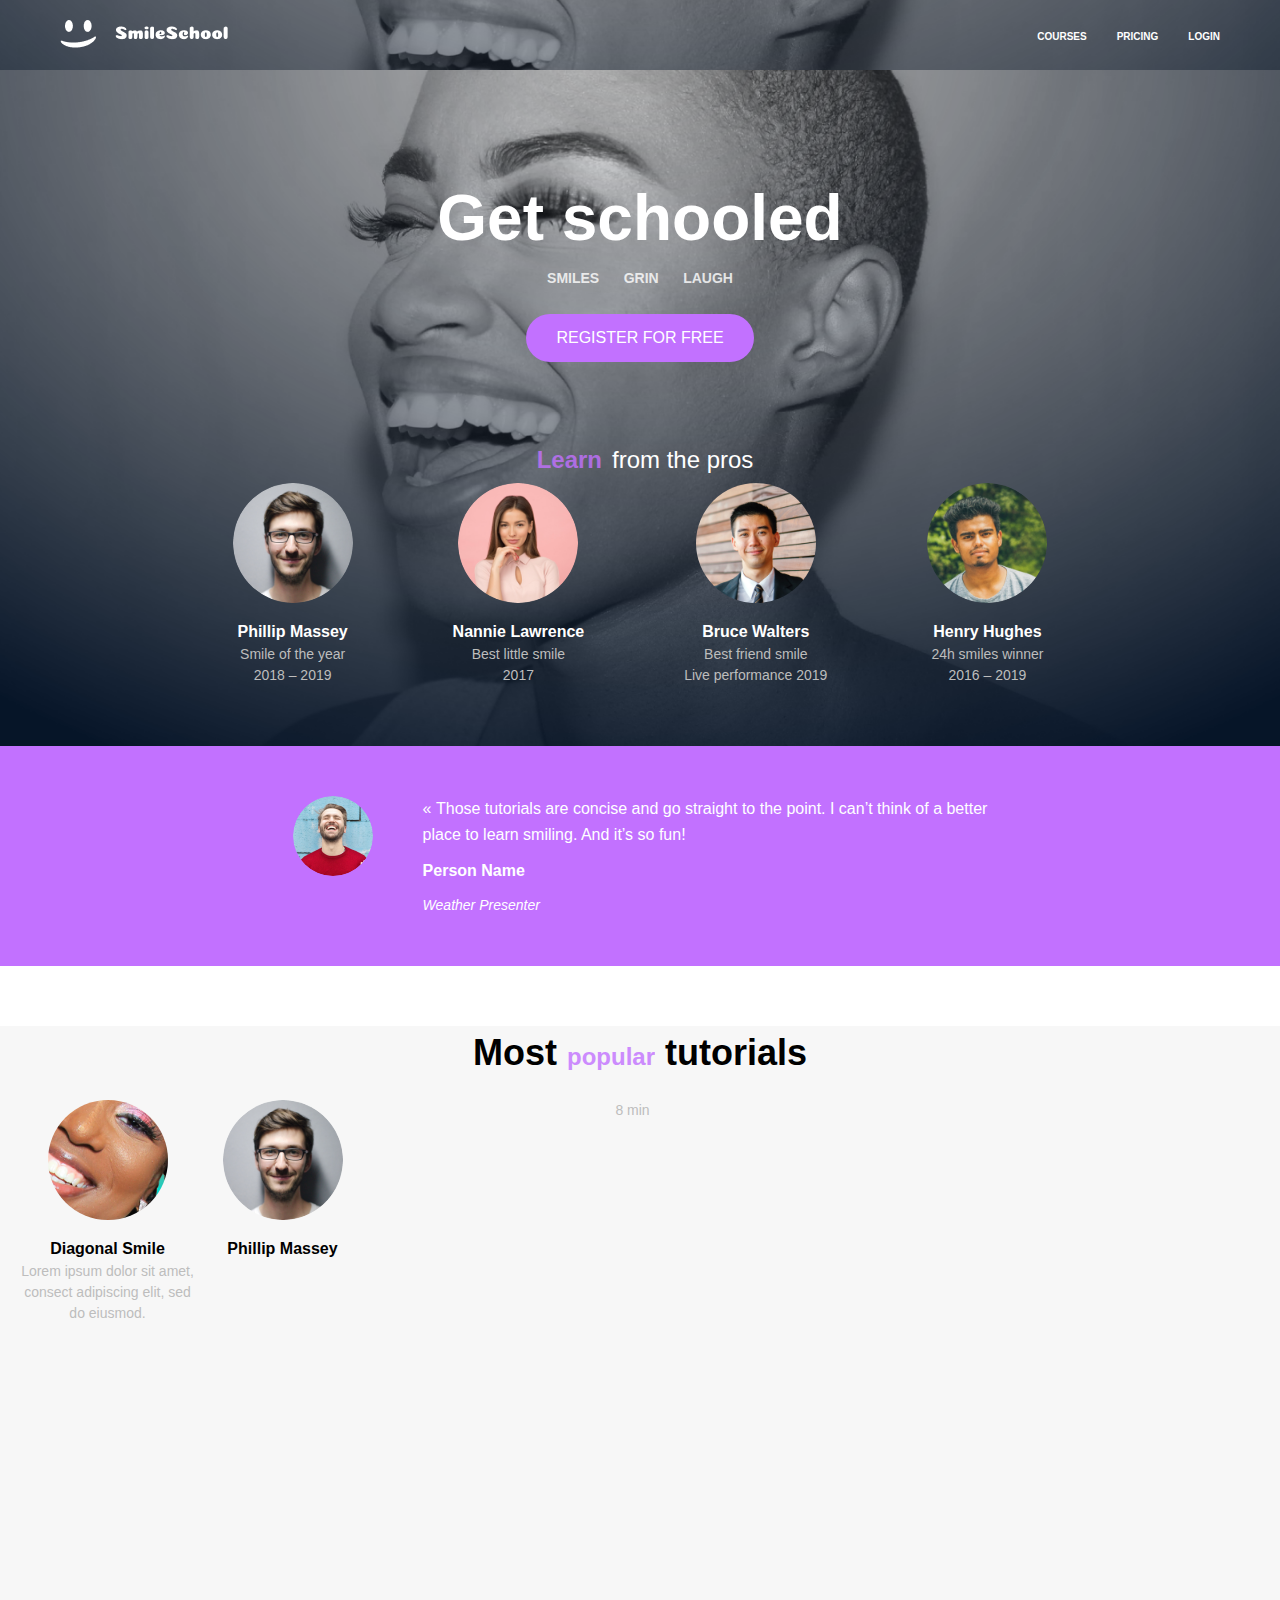
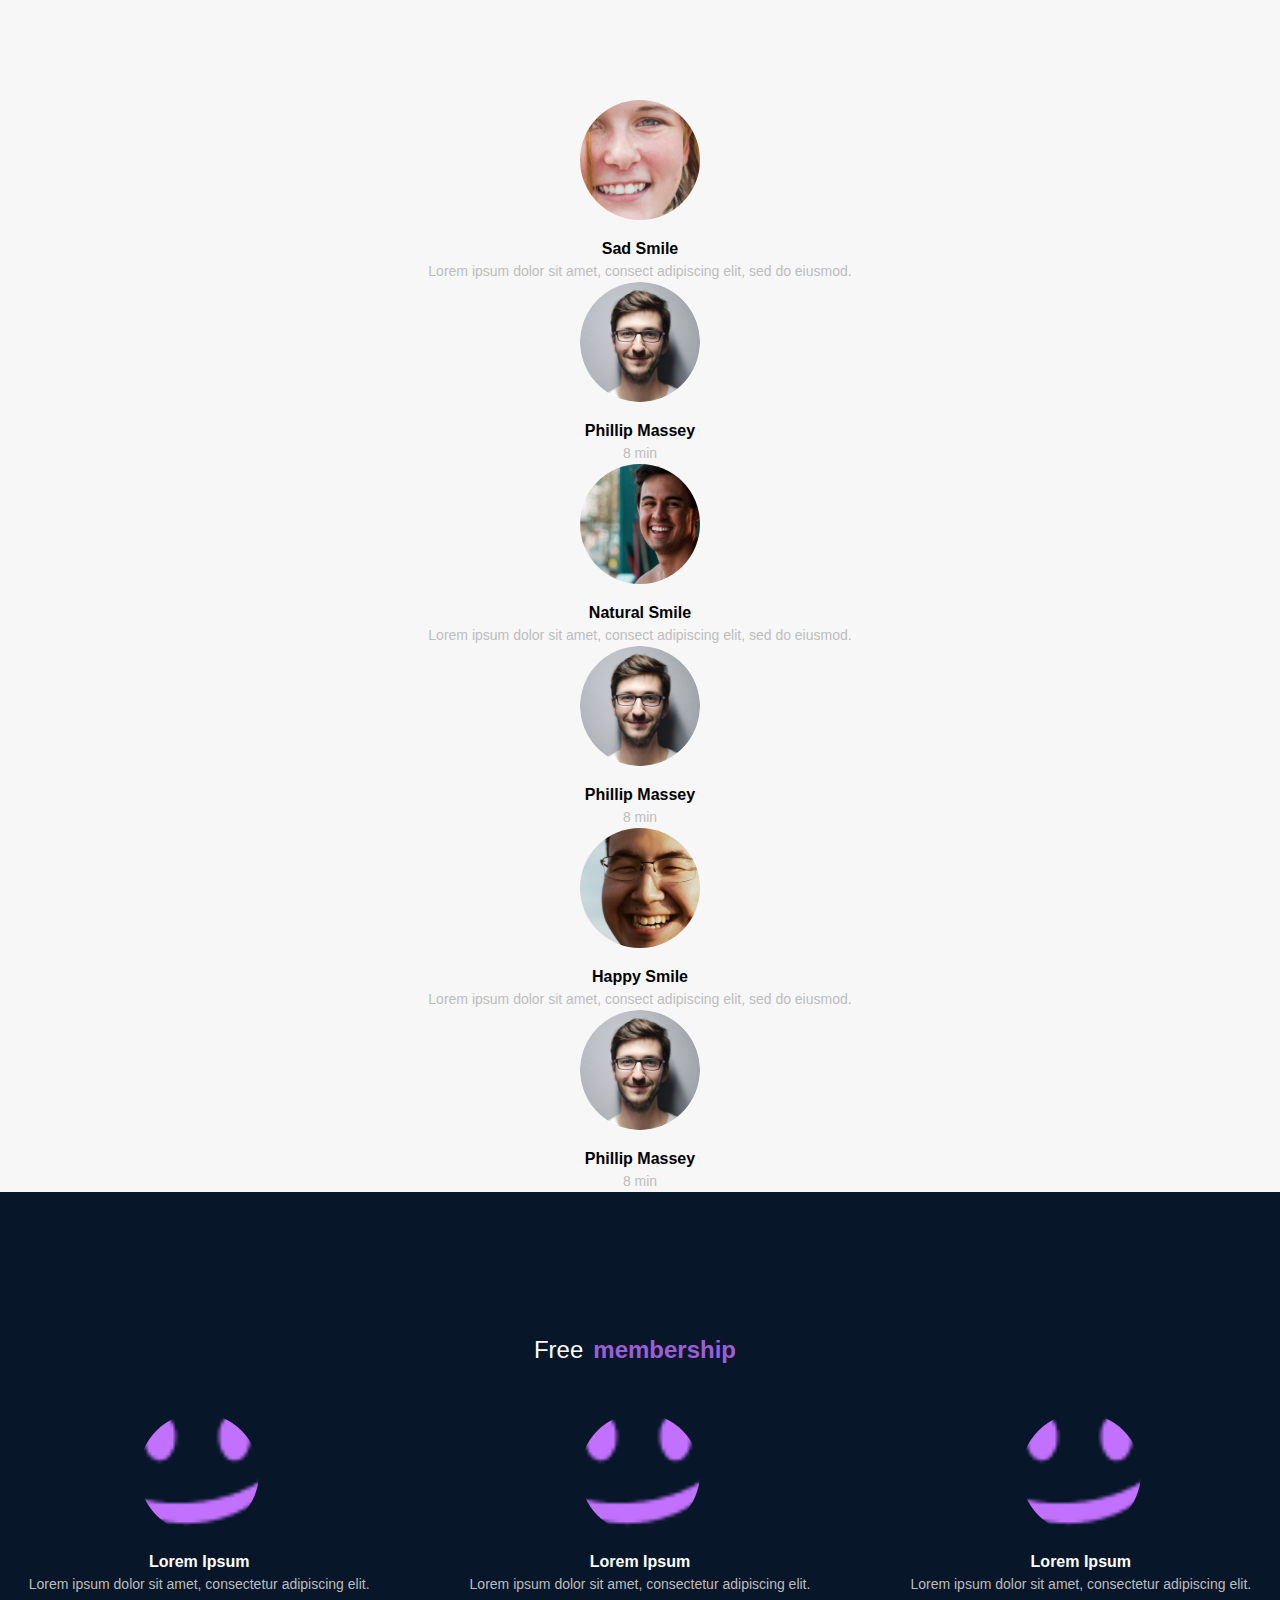
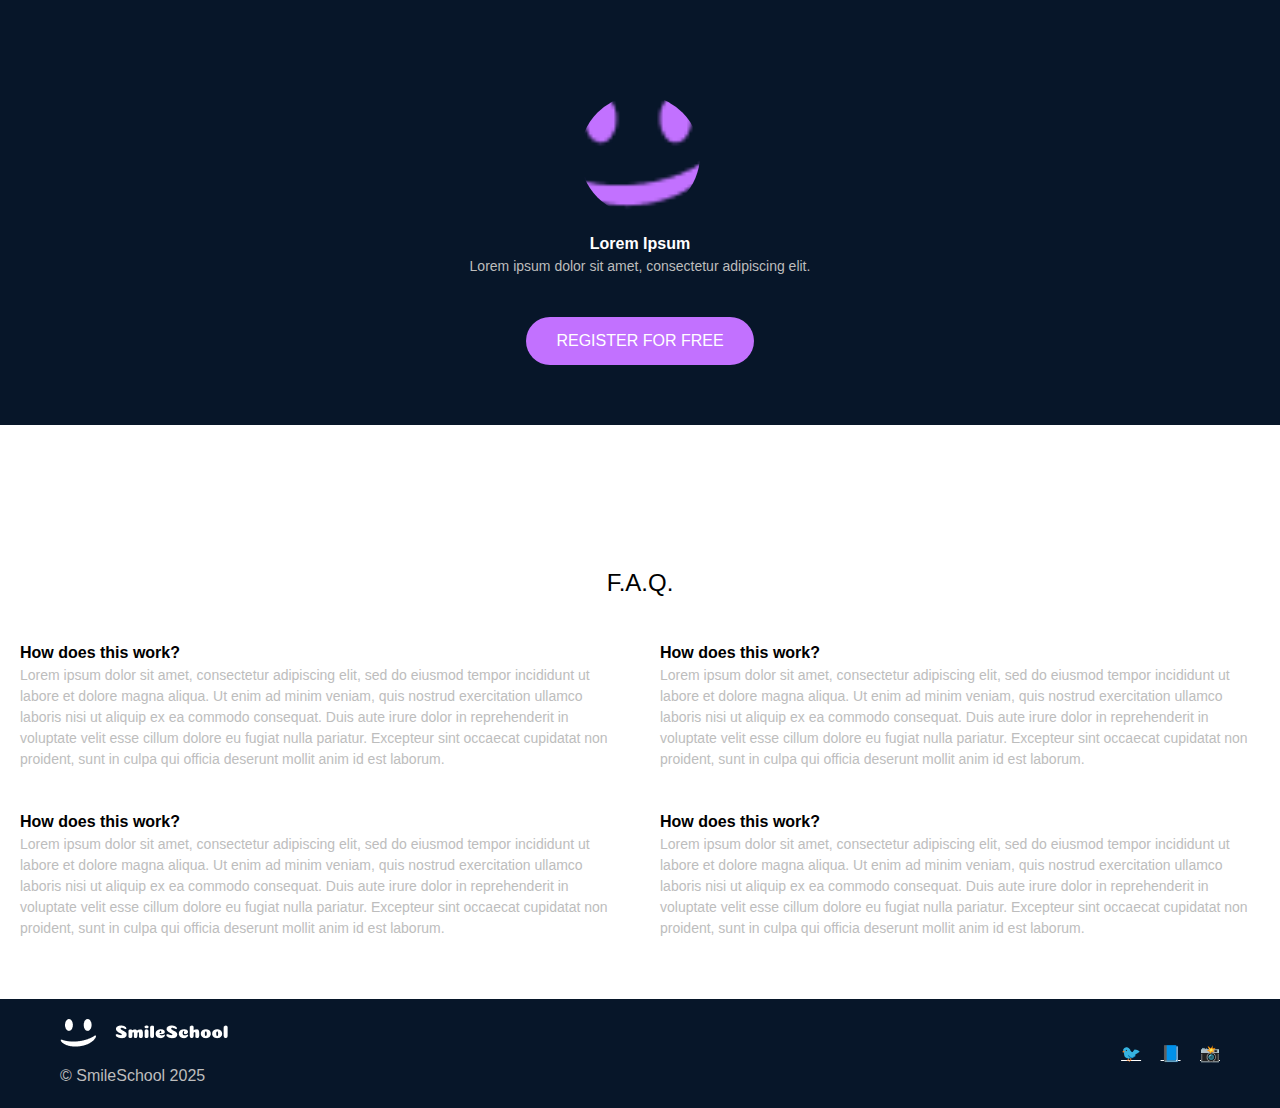
<file: css_advanced/index.html>
<!DOCTYPE html>
<html lang="en">
<head>
  <meta charset="UTF-8">
  <meta name="viewport" content="width=device-width, initial-scale=1">
  <title>SmileSchool</title>
  <link rel="stylesheet" href="styles.css">
</head>
<body>

  <!-- HEADER -->
  <header>
    <nav>
      <img src="CSS Advanced/logo.png" alt="SmileSchool Logo">
      <ul>
        <li><a href="#">Courses</a></li>
        <li><a href="#">Pricing</a></li>
        <li><a href="#">Login</a></li>
      </ul>
    </nav>
  </header>

  <main>

    <!-- HERO + PROFILES -->
    <section>
      <h1>Get schooled</h1>
      <span>SMILES</span>
      <span>GRIN</span>
      <span>LAUGH</span>
      <br>
      <button>REGISTER FOR FREE</button>

      <h2><span>Learn</span>from the pros</h2>
      <div class="instructor-cards">
        <div>
          <img src="CSS Advanced/1.png" alt="Phillip Massey">
          <h3>Phillip Massey</h3>
          <p>Smile of the year<br>2018 – 2019</p>
        </div>
        <div>
          <img src="CSS Advanced/3.png" alt="Nannie Lawrence">
          <h3>Nannie Lawrence</h3>
          <p>Best little smile<br>2017</p>
        </div>
        <div>
          <img src="CSS Advanced/2.png" alt="Bruce Walters">
          <h3>Bruce Walters</h3>
          <p>Best friend smile<br>Live performance 2019</p>
        </div>
        <div>
          <img src="CSS Advanced/4.png" alt="Henry Hughes">
          <h3>Henry Hughes</h3>
          <p>24h smiles winner<br>2016 – 2019</p>
        </div>
      </div>
    </section>

    <!-- TESTIMONIAL -->
    <section class="testimonial">
      <div class="testimonial-img">
        <img src="CSS Advanced/5.png" alt="Presenter" style="border-radius:50%; width:80px; height:80px; object-fit:cover; margin-bottom:10px;">
        </div>
        <div class="testimonial-container">
          « Those tutorials are concise and go straight to the point. I can’t think of a better<br/> place to learn smiling. And it’s so fun!
        <h3>Person Name</h3>
          <p>Weather Presenter</p>
        </div>
      
    </section>

    <!-- POPULAR TUTORIALS -->
    <section class="tutorials">
      <h2 style="text-align:center; color:#000; margin:60px 0 20px;">Most<span style="color:#c271ff; font-weight:700;">popular</span>tutorials</h2>
        <div class="tutorial-cards">
        <!-- repeat 4 cards -->
        <div style="position:relative; display: inline-block;">
          <img src="CSS Advanced/9.png" alt="">
          <h3>Diagonal Smile</h3>
          <p>Lorem ipsum dolor sit amet, consect adipiscing elit, sed do eiusmod.</p>
        </div>
        <div>
                    <img src="CSS Advanced/1.png" alt="">
                    <h4>Phillip Massey</h4>
                </div>
                <div>
                    <div><i class="fa-solid fa-star"></i></div>
                    <div><i class="fa-solid fa-star"></i></div>
                    <div><i class="fa-solid fa-star"></i></div>
                    <div><i class="fa-solid fa-star"></i></div>
                    <div><i class="fa-solid fa-star"></i></div>
                </div>
                <p>8 min</p>
            </div>
        <div>
          <img src="CSS Advanced/7.png" alt="">
          <h3>Sad Smile</h3>
          <p>Lorem ipsum dolor sit amet, consect adipiscing elit, sed do eiusmod.</p>
        </div>
        <div>
                    <img src="CSS Advanced/1.png" alt="">
                    <h4>Phillip Massey</h4>
                </div>
                <div>
                    <div><i class="fa-solid fa-star"></i></div>
                    <div><i class="fa-solid fa-star"></i></div>
                    <div><i class="fa-solid fa-star"></i></div>
                    <div><i class="fa-solid fa-star"></i></div>
                    <div><i class="fa-solid fa-star"></i></div>
                </div>
                <p>8 min</p>
            </div>
        <div>
          <img src="CSS Advanced/8.png" alt="">
          <h3>Natural Smile</h3>
          <p>Lorem ipsum dolor sit amet, consect adipiscing elit, sed do eiusmod.</p>
        </div>
        <div>
                    <img src="CSS Advanced/1.png" alt="">
                    <h4>Phillip Massey</h4>
                </div>
                <div>
                    <div><i class="fa-solid fa-star"></i></div>
                    <div><i class="fa-solid fa-star"></i></div>
                    <div><i class="fa-solid fa-star"></i></div>
                    <div><i class="fa-solid fa-star"></i></div>
                    <div><i class="fa-solid fa-star"></i></div>
                </div>
                <p>8 min</p>
            </div>
        <div>
          <img src="CSS Advanced/6.png" alt="">
          <h3>Happy Smile</h3>
          <p>Lorem ipsum dolor sit amet, consect adipiscing elit, sed do eiusmod.</p>
        </div>
         <div>
                    <img src="CSS Advanced/1.png" alt="">
                    <h4>Phillip Massey</h4>
                </div>
                <div>
                    <div><i class="fa-solid fa-star"></i></div>
                    <div><i class="fa-solid fa-star"></i></div>
                    <div><i class="fa-solid fa-star"></i></div>
                    <div><i class="fa-solid fa-star"></i></div>
                    <div><i class="fa-solid fa-star"></i></div>
                </div>
                <p>8 min</p>
            </div>
      </div>
    </section>

    <!-- FREE MEMBERSHIP -->
    <section style="background:#071629; padding:60px 20px; text-align:center;">
      <h2 style="color:#fff; margin-bottom:40px;">Free<span style="color:#c271ff;">membership</span></h2>
      <div class="instructor-cards">
        <div>
            <img src="CSS Advanced/smile.png" alt="">
          <h3>Lorem Ipsum</h3>
          <p style="color:#bdbdbd;">Lorem ipsum dolor sit amet, consectetur adipiscing elit.</p>
        </div>
        <div>
            <img src="CSS Advanced/smile.png" alt="">
          <h3>Lorem Ipsum</h3>
          <p style="color:#bdbdbd;">Lorem ipsum dolor sit amet, consectetur adipiscing elit.</p>
        </div>
        <div>
            <img src="CSS Advanced/smile.png" alt="">
          <h3>Lorem Ipsum</h3>
          <p style="color:#bdbdbd;">Lorem ipsum dolor sit amet, consectetur adipiscing elit.</p>
        </div>
        <div>
            <img src="CSS Advanced/smile.png" alt="">
          <h3>Lorem Ipsum</h3>
          <p style="color:#bdbdbd;">Lorem ipsum dolor sit amet, consectetur adipiscing elit.</p>
        </div>
      </div>
      <button style="margin-top:40px;">REGISTER FOR FREE</button>
    </section>

    <!-- FAQ -->
    <section style="padding:60px 20px; color:#000;">
      <h2 style="text-align:center; margin-bottom:40px;">F.A.Q.</h2>
      <div style="display: grid; grid-template-columns:1fr 1fr; gap:40px;">
        <div>
          <h3>How does this work?</h3>
          <p>Lorem ipsum dolor sit amet, consectetur adipiscing elit, sed do eiusmod tempor incididunt ut labore et dolore magna aliqua. Ut enim ad minim veniam, quis nostrud exercitation ullamco laboris nisi ut aliquip ex ea commodo consequat. Duis aute irure dolor in reprehenderit in voluptate velit esse cillum dolore eu fugiat nulla pariatur. Excepteur sint occaecat cupidatat non proident, sunt in culpa qui officia deserunt mollit anim id est laborum.</p>
        </div>
        <div>
          <h3>How does this work?</h3>
          <p>Lorem ipsum dolor sit amet, consectetur adipiscing elit, sed do eiusmod tempor incididunt ut labore et dolore magna aliqua. Ut enim ad minim veniam, quis nostrud exercitation ullamco laboris nisi ut aliquip ex ea commodo consequat. Duis aute irure dolor in reprehenderit in voluptate velit esse cillum dolore eu fugiat nulla pariatur. Excepteur sint occaecat cupidatat non proident, sunt in culpa qui officia deserunt mollit anim id est laborum.</p>
        </div>
        <div>
          <h3>How does this work?</h3>
          <p>Lorem ipsum dolor sit amet, consectetur adipiscing elit, sed do eiusmod tempor incididunt ut labore et dolore magna aliqua. Ut enim ad minim veniam, quis nostrud exercitation ullamco laboris nisi ut aliquip ex ea commodo consequat. Duis aute irure dolor in reprehenderit in voluptate velit esse cillum dolore eu fugiat nulla pariatur. Excepteur sint occaecat cupidatat non proident, sunt in culpa qui officia deserunt mollit anim id est laborum.</p>
        </div>
        <div>
          <h3>How does this work?</h3>
          <p>Lorem ipsum dolor sit amet, consectetur adipiscing elit, sed do eiusmod tempor incididunt ut labore et dolore magna aliqua. Ut enim ad minim veniam, quis nostrud exercitation ullamco laboris nisi ut aliquip ex ea commodo consequat. Duis aute irure dolor in reprehenderit in voluptate velit esse cillum dolore eu fugiat nulla pariatur. Excepteur sint occaecat cupidatat non proident, sunt in culpa qui officia deserunt mollit anim id est laborum.</p>
        </div>
      </div>
    </section>

  </main>

  <!-- FOOTER -->
  <footer style="background:#071629; padding:20px 60px; color:#bdbdbd; display:flex; justify-content:space-between; align-items:center;">
    <div>
      <img src="CSS Advanced/logo.png" alt="SmileSchool" style="height:30px; margin-bottom:8px;">
      <div>© SmileSchool 2025</div>
    </div>
    <div>
      <a href="#" style="color:#fff; margin-right:15px;">🐦</a>
      <a href="#" style="color:#fff; margin-right:15px;">📘</a>
      <a href="#" style="color:#fff;">📸</a>
    </div>
  </footer>

</body>
</html>
</file>
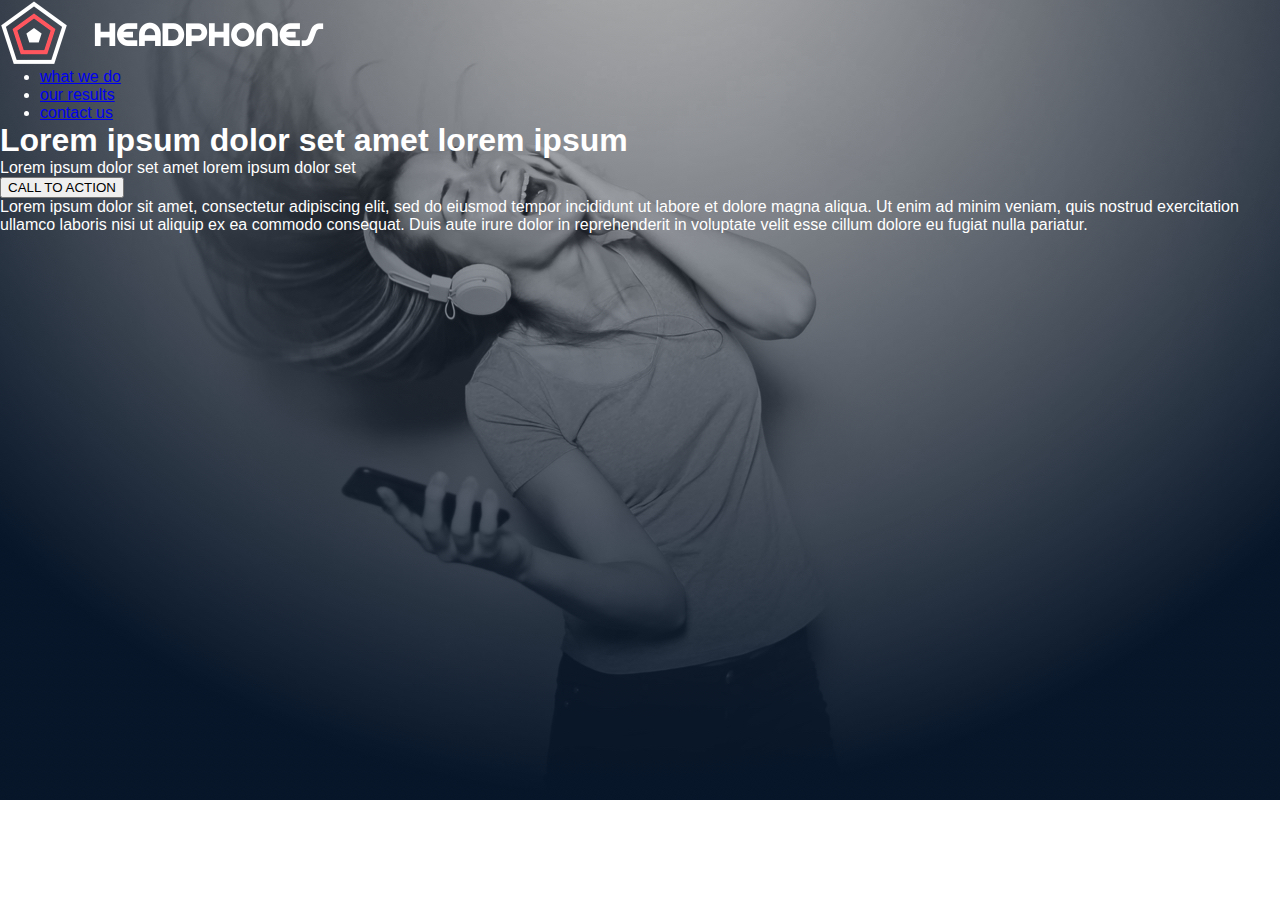
<file: headphones/0-index.html>
<!DOCTYPE html>
<html lang="en">
<head>
  <meta charset="UTF-8" />
  <meta name="viewport" content="width=device-width, initial-scale=1.0" />
  <title>Headphones</title>
  <link rel="stylesheet" href="0-styles.css" />
</head>
<body>
  <header class="hero">
    <div>
      <nav class="nav">
        <img src="images/logo_headphones.png" alt="logo" class="logocolor">
        <ul class="nav-links">
          <li><a href="#">what we do</a></li>
          <li><a href="#">our results</a></li>
          <li><a href="#">contact us</a></li>
        </ul>
      </nav>
      <div class="hero-content">
        <h1>Lorem ipsum dolor set amet lorem ipsum</h1>
        <p class="text">Lorem ipsum dolor set amet lorem ipsum dolor set</p>
        <button class="cta">CALL TO ACTION</button>
        <p class="description">
            Lorem ipsum dolor sit amet, consectetur adipiscing elit, sed do eiusmod tempor incididunt ut labore et dolore magna aliqua. Ut enim ad minim veniam, quis nostrud exercitation ullamco laboris nisi ut aliquip ex ea commodo consequat. Duis aute irure dolor in reprehenderit in voluptate velit esse cillum dolore eu fugiat nulla pariatur.
        </p>
      </div>
    </div>
  </header>
  
</body>
</html>
</file>
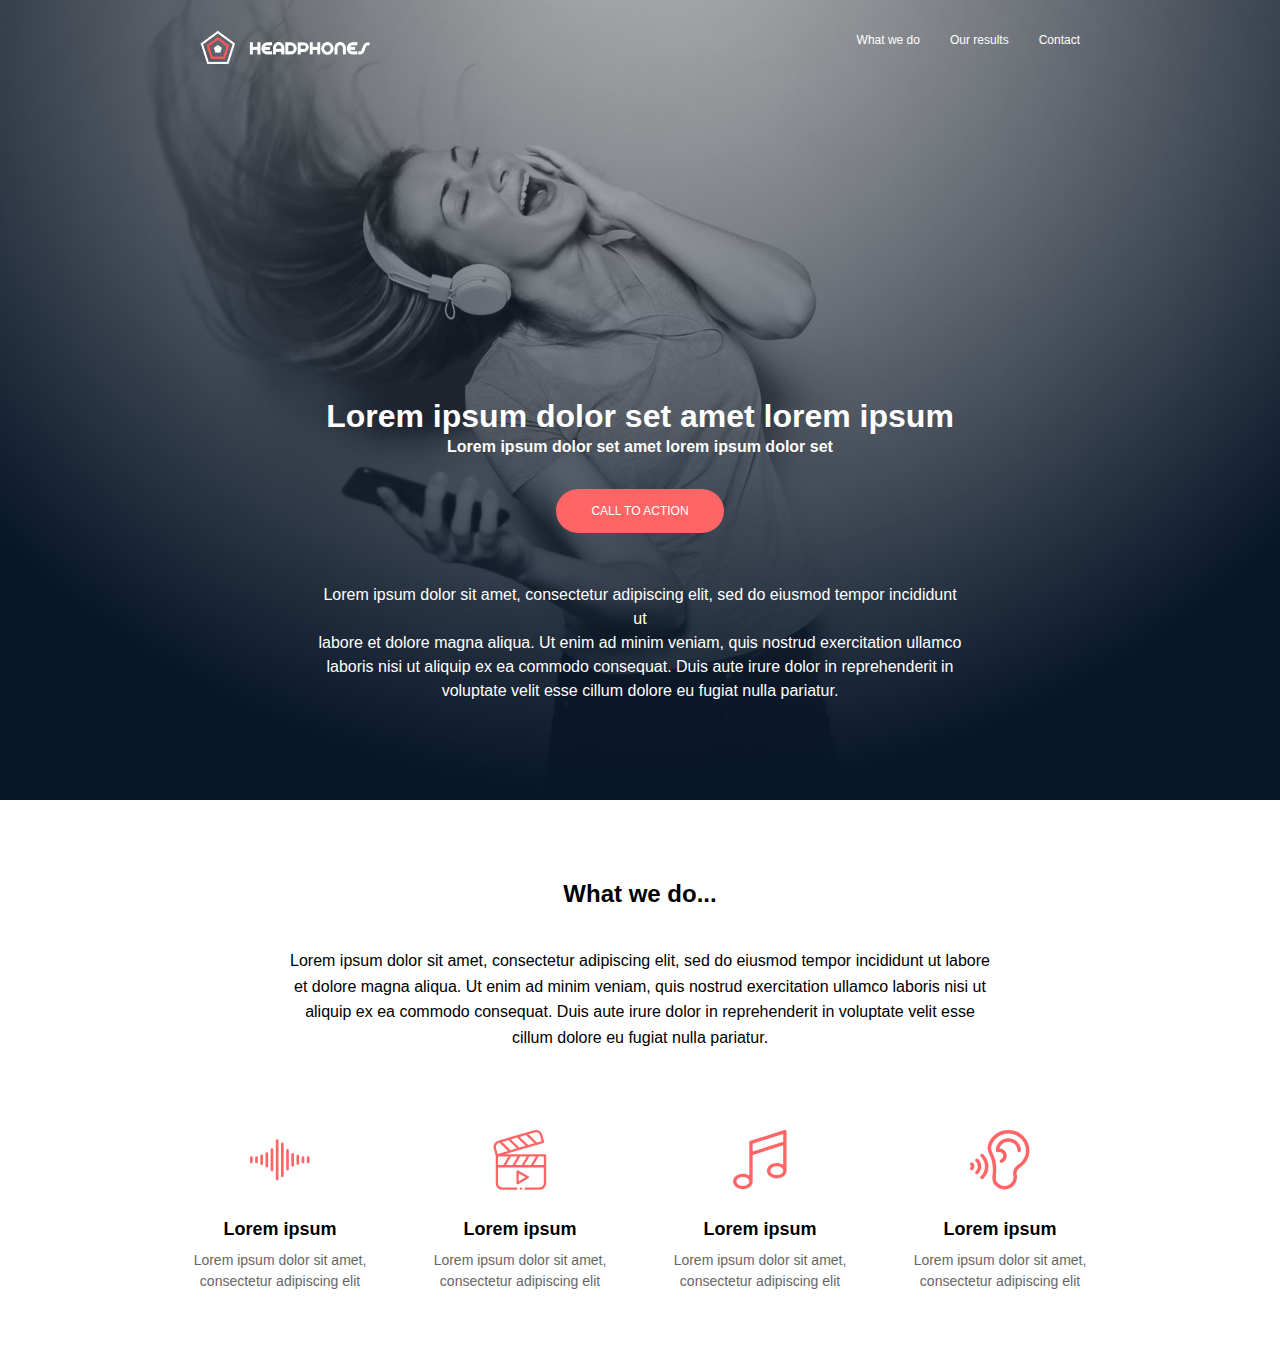
<file: headphones/1-index.html>
<!DOCTYPE html>
<html lang="en">
  <head>
    <meta charset="UTF-8" />
    <meta name="viewport" content="width=device-width, initial-scale=1.0" />
    <link rel="stylesheet" href="1-styles.css" />
    <title>Headphones</title>
  </head>
  <body>
    <header>
      <nav class="navbar">
        <div>
          <img src="images/logo_headphones.png" alt="logo_headphones" />
        </div>

        <!-- Hamburger Toggle Checkbox -->
        <input type="checkbox" id="menu-toggle" />
        <label for="menu-toggle" class="menu-icon">&#9776;</label>

        <ul class="nav-list">
          <li><a href="#what-we-do">What we do</a></li>
          <li><a href="#our-result">Our results</a></li>
          <li><a href="#contact">Contact</a></li>
        </ul>
      </nav>

      <div class="header-title">
        <h1>Lorem ipsum dolor set amet lorem ipsum</h1>
        <p class="subtitle">Lorem ipsum dolor set amet lorem ipsum dolor set</p>
        <a href="" type="button" class="btn">CALL TO ACTION</a>

        <div class="header-content">
          <p>
            Lorem ipsum dolor sit amet, consectetur adipiscing elit, sed do
            eiusmod tempor incididunt ut<br> labore et dolore magna aliqua. Ut enim
            ad minim veniam, quis nostrud exercitation ullamco<br> laboris nisi ut
            aliquip ex ea commodo consequat. Duis aute irure dolor in
            reprehenderit in<br> voluptate velit esse cillum dolore eu fugiat nulla
            pariatur.
          </p>
        </div>
      </div>
    </header>

     <main>
        <section class="what-we-do">
          <div>
            <h2>What we do...</h2>
            <p class="section-description">
              Lorem ipsum dolor sit amet, consectetur adipiscing elit, sed do eiusmod tempor incididunt ut labore et dolore magna aliqua. Ut enim ad minim veniam, quis nostrud exercitation ullamco laboris nisi ut aliquip ex ea commodo consequat. Duis aute irure dolor in reprehenderit in voluptate velit esse cillum dolore eu fugiat nulla pariatur.</p>
         </div>

         <div class="features">
         <div class="feature-item">
         <img src="icon_svg/sound-frecuency.svg" alt="" class="feature-icon">
         <h3>Lorem ipsum</h3>
         <p> Lorem ipsum dolor sit amet,<br> consectetur adipiscing elit</p>
       </div>

      <div class="feature-item">
        <img src="icon_svg/video.svg" alt="" class="feature-icon">
        <h3>Lorem ipsum</h3>
        <p> Lorem ipsum dolor sit amet,<br> consectetur adipiscing elit</p>
    </div>

     <div class="feature-item">
        <img src="icon_svg/music.svg" alt="" class="feature-icon">
        <h3>Lorem ipsum</h3>
        <p> Lorem ipsum dolor sit amet,<br> consectetur adipiscing elit</p>
    </div>

     <div class="feature-item">
        <img src="icon_svg/hearing.svg" alt="" class="feature-icon">
        <h3>Lorem ipsum</h3>
        <p> Lorem ipsum dolor sit amet,<br> consectetur adipiscing elit</p>
    </div>
    </div>
 </section>
</main>
</body>
</html>
</file>
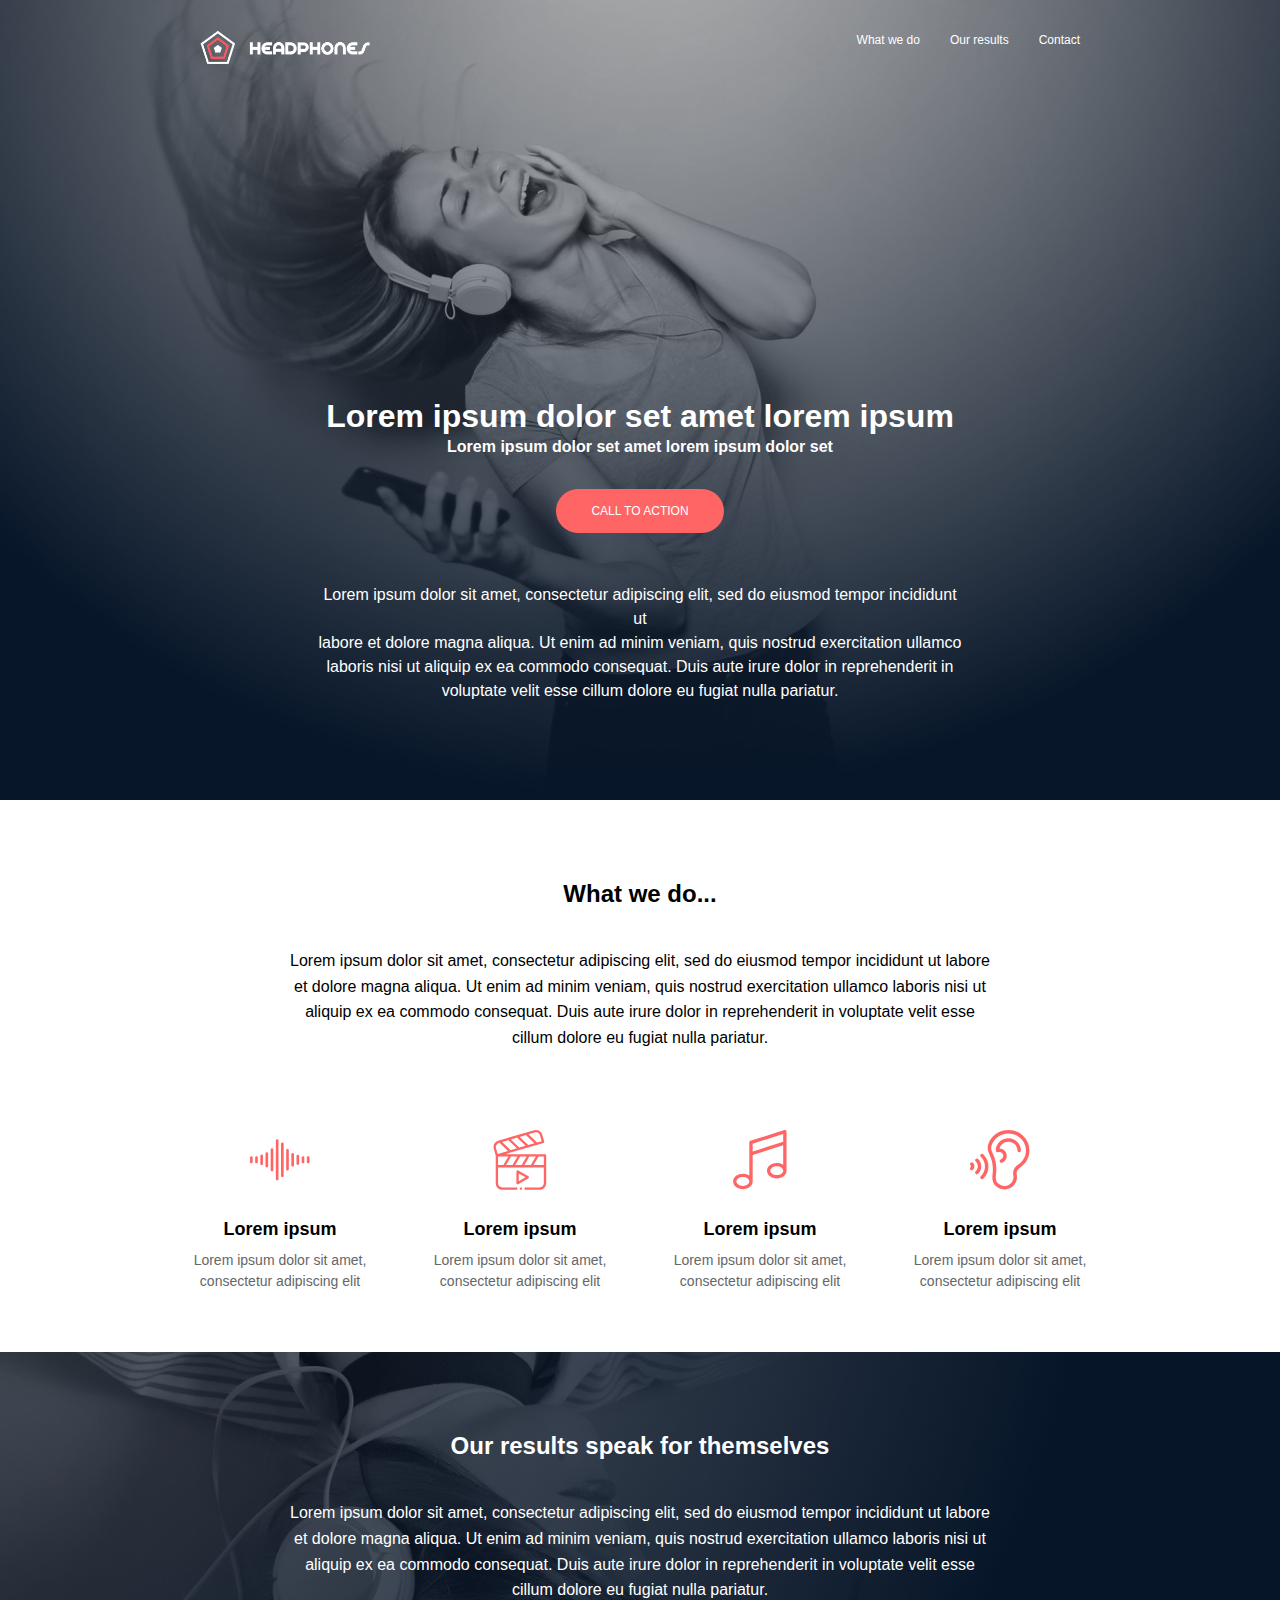
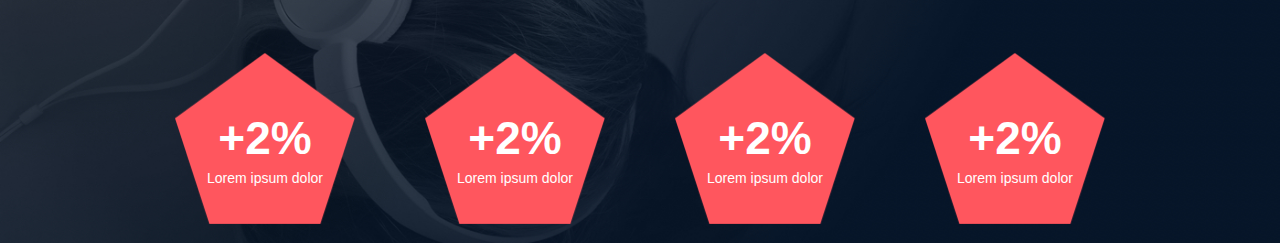
<file: headphones/2-index.html>
<!DOCTYPE html>
<html lang="en">
  <head>
    <meta charset="UTF-8" />
    <meta name="viewport" content="width=device-width, initial-scale=1.0" />
    <link rel="stylesheet" href="2-styles.css" />
    <title>Headphones</title>
  </head>
  <body>
    <header>
      <nav class="navbar">
        <div>
          <img src="images/logo_headphones.png" alt="logo_headphones" />
        </div>

        <!-- Hamburger Toggle Checkbox -->
        <input type="checkbox" id="menu-toggle" />
        <label for="menu-toggle" class="menu-icon">&#9776;</label>

        <ul class="nav-list">
          <li><a href="#what-we-do">What we do</a></li>
          <li><a href="#our-result">Our results</a></li>
          <li><a href="#contact">Contact</a></li>
        </ul>
      </nav>

      <div class="header-title">
        <h1>Lorem ipsum dolor set amet lorem ipsum</h1>
        <p class="subtitle">Lorem ipsum dolor set amet lorem ipsum dolor set</p>
        <a href="" type="button" class="btn">CALL TO ACTION</a>

        <div class="header-content">
          <p>
            Lorem ipsum dolor sit amet, consectetur adipiscing elit, sed do
            eiusmod tempor incididunt ut<br> labore et dolore magna aliqua. Ut enim
            ad minim veniam, quis nostrud exercitation ullamco<br> laboris nisi ut
            aliquip ex ea commodo consequat. Duis aute irure dolor in
            reprehenderit in<br> voluptate velit esse cillum dolore eu fugiat nulla
            pariatur.
          </p>
        </div>
      </div>
    </header>

    <!-- What we do... -->
     <main>
        <section class="what-we-do">
          <div>
            <h2>What we do...</h2>
            <p class="section-description">
              Lorem ipsum dolor sit amet, consectetur adipiscing elit, sed do eiusmod tempor incididunt ut labore et dolore magna aliqua. Ut enim ad minim veniam, quis nostrud exercitation ullamco laboris nisi ut aliquip ex ea commodo consequat. Duis aute irure dolor in reprehenderit in voluptate velit esse cillum dolore eu fugiat nulla pariatur.</p>
         </div>

         <div class="features">
         <div class="feature-item">
         <img src="icon_svg/sound-frecuency.svg" alt="" class="feature-icon">
         <h3>Lorem ipsum</h3>
         <p> Lorem ipsum dolor sit amet,<br> consectetur adipiscing elit</p>
       </div>

      <div class="feature-item">
        <img src="icon_svg/video.svg" alt="" class="feature-icon">
        <h3>Lorem ipsum</h3>
        <p> Lorem ipsum dolor sit amet,<br> consectetur adipiscing elit</p>
    </div>

     <div class="feature-item">
        <img src="icon_svg/music.svg" alt="" class="feature-icon">
        <h3>Lorem ipsum</h3>
        <p> Lorem ipsum dolor sit amet,<br> consectetur adipiscing elit</p>
    </div>

     <div class="feature-item">
        <img src="icon_svg/hearing.svg" alt="" class="feature-icon">
        <h3>Lorem ipsum</h3>
        <p> Lorem ipsum dolor sit amet,<br> consectetur adipiscing elit</p>
    </div>
    </div>
 </section>

 <!-- Our results -->
<section class="results-section">
  <div>
        <h2 class="section-title">Our results speak for themselves</h2>
        <p class="results-description">
            Lorem ipsum dolor sit amet, consectetur adipiscing elit, sed do eiusmod tempor incididunt ut labore et dolore magna aliqua. Ut enim ad minim veniam, quis nostrud exercitation ullamco laboris nisi ut aliquip ex ea commodo consequat. Duis aute irure dolor in reprehenderit in voluptate velit esse cillum dolore eu fugiat nulla pariatur.</p>
    </div>
    <div class="results-container">
    <div class="pentagon-wrapper">
        <img src="images/pentagone.png" alt="Pentagon Shape">
    <div class="pentagon-text">
        <h2>+2%</h2>
        <p>Lorem ipsum dolor</p>
    </div>
    </div>
    <div class="pentagon-wrapper">
        <img src="images/pentagone.png" alt="Pentagon Shape">
        <div class="pentagon-text">
            <h2>+2%</h2>
            <p>Lorem ipsum dolor</p>
        </div>
    </div>
    <div class="pentagon-wrapper">
        <img src="images/pentagone.png" alt="Pentagon Shape">
        <div class="pentagon-text">
            <h2>+2%</h2>
            <p>Lorem ipsum dolor</p>
        </div>
    </div>
    <div class="pentagon-wrapper">
        <img src="images/pentagone.png" alt="Pentagon Shape">
        <div class="pentagon-text">
        <h2>+2%</h2>
        <p>Lorem ipsum dolor</p>
    </div>
    </div>
    </div>
  </section>

</main>
</body>
</html>
</file>
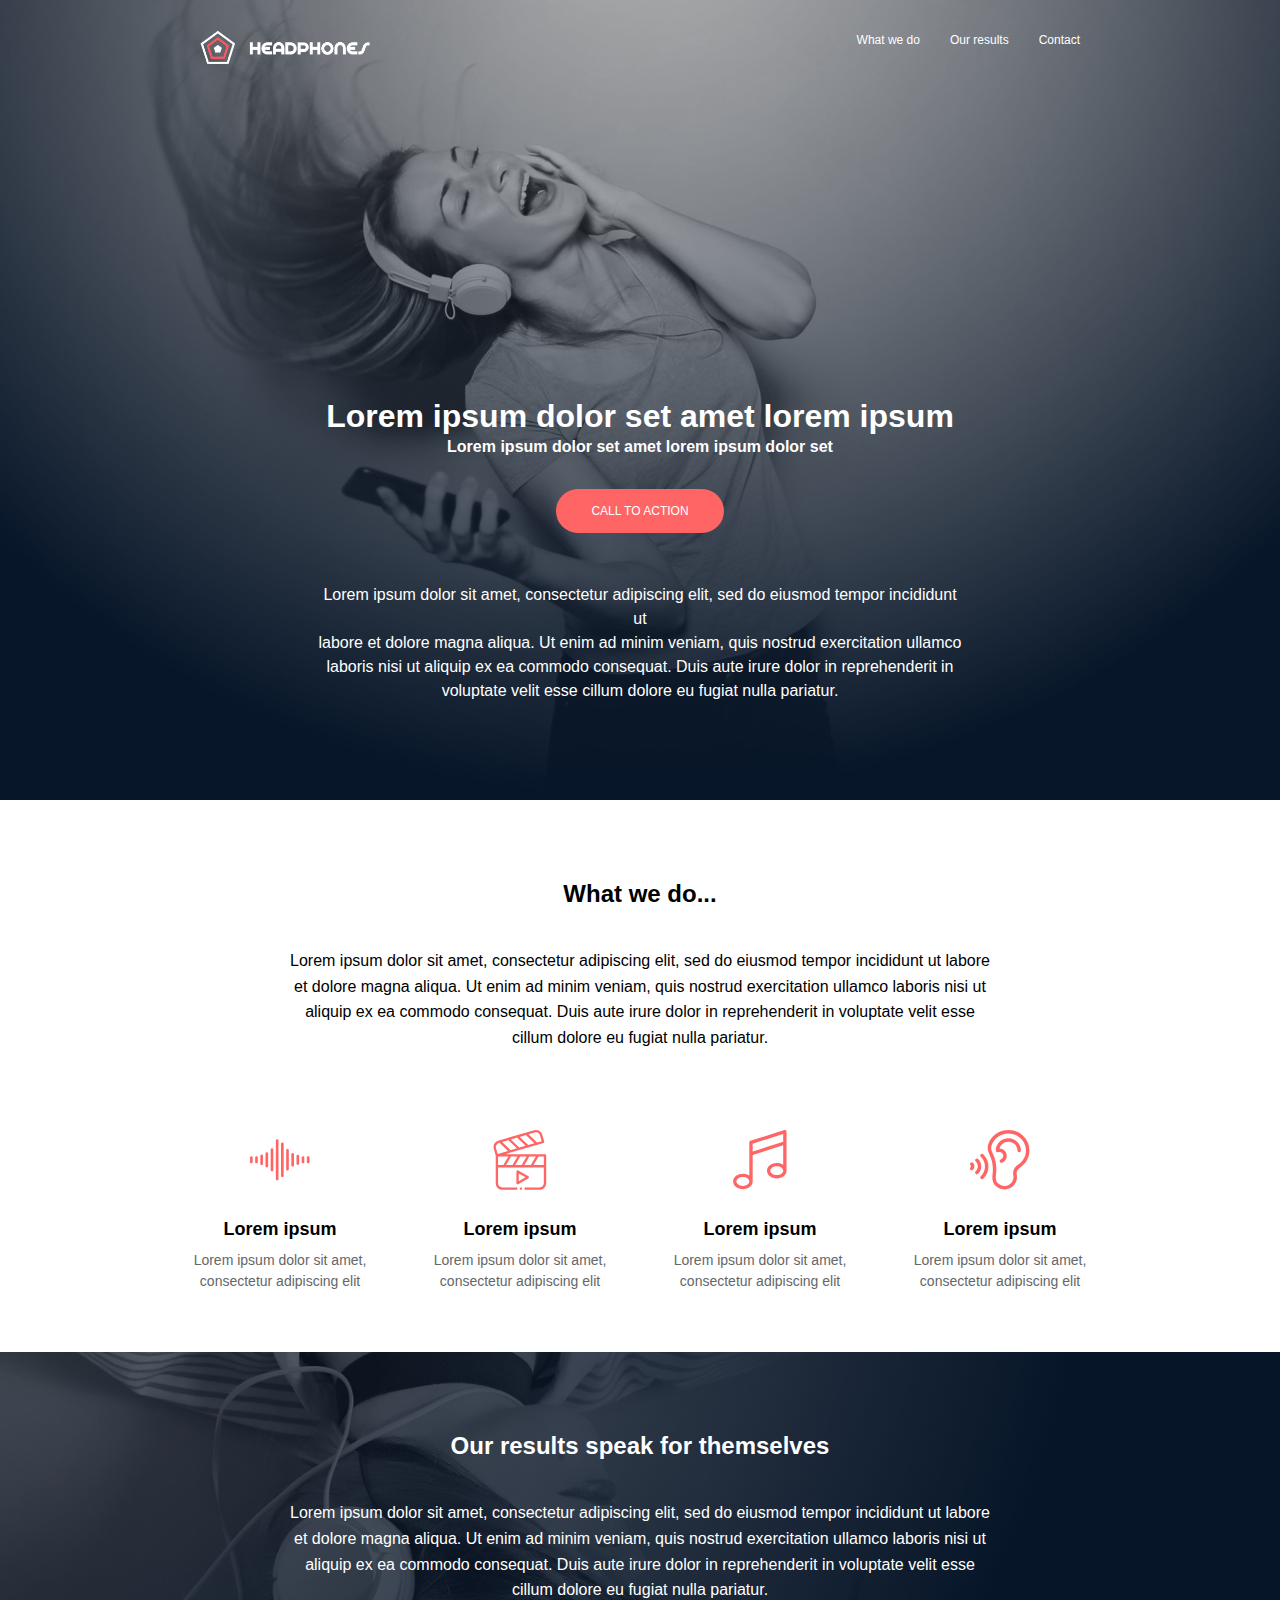
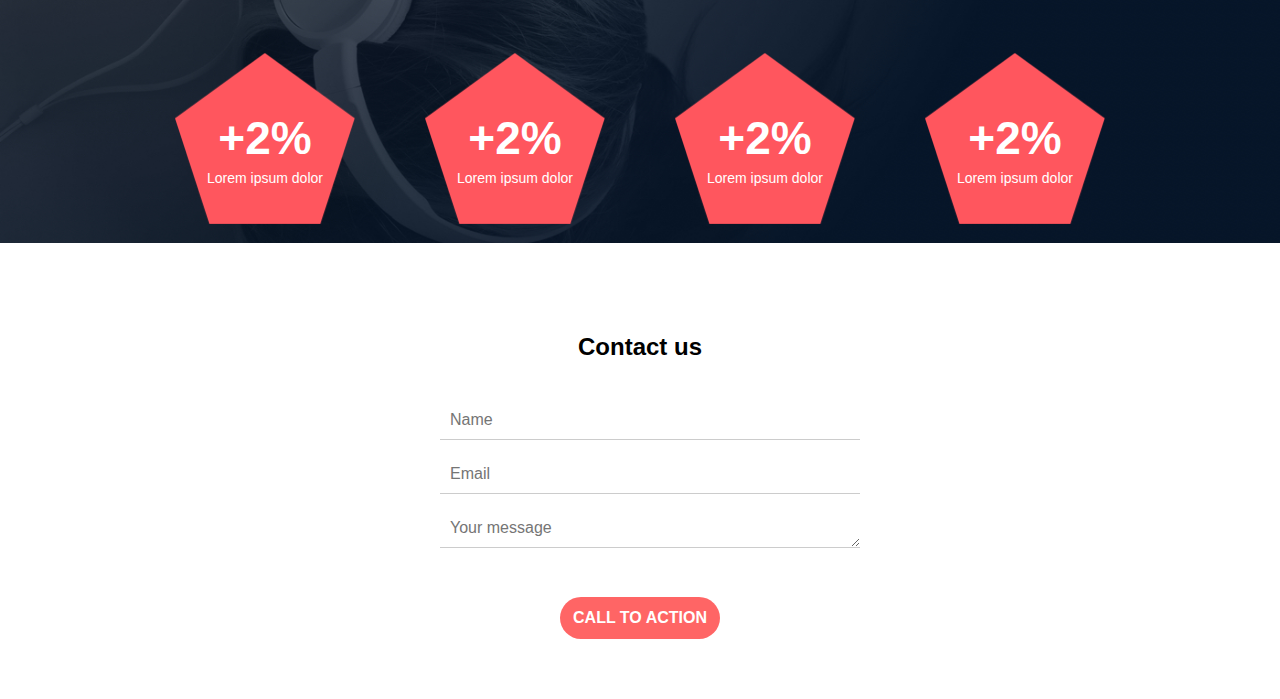
<file: headphones/3-index.html>
<!DOCTYPE html>
<html lang="en">
  <head>
    <meta charset="UTF-8" />
    <meta name="viewport" content="width=device-width, initial-scale=1.0" />
    <link rel="stylesheet" href="3-styles.css" />
    <title>Headphones</title>
  </head>
  <body>
    <header>
      <nav class="navbar">
        <div>
          <img src="images/logo_headphones.png" alt="logo_headphones" />
        </div>

        <!-- Hamburger Toggle Checkbox -->
        <input type="checkbox" id="menu-toggle" />
        <label for="menu-toggle" class="menu-icon">&#9776;</label>

        <ul class="nav-list">
          <li><a href="#what-we-do">What we do</a></li>
          <li><a href="#our-result">Our results</a></li>
          <li><a href="#contact">Contact</a></li>
        </ul>
      </nav>

      <div class="header-title">
        <h1>Lorem ipsum dolor set amet lorem ipsum</h1>
        <p class="subtitle">Lorem ipsum dolor set amet lorem ipsum dolor set</p>
        <a href="" type="button" class="btn">CALL TO ACTION</a>

        <div class="header-content">
          <p>
            Lorem ipsum dolor sit amet, consectetur adipiscing elit, sed do
            eiusmod tempor incididunt ut<br> labore et dolore magna aliqua. Ut enim
            ad minim veniam, quis nostrud exercitation ullamco<br> laboris nisi ut
            aliquip ex ea commodo consequat. Duis aute irure dolor in
            reprehenderit in<br> voluptate velit esse cillum dolore eu fugiat nulla
            pariatur.
          </p>
        </div>
      </div>
    </header>

    <!-- What we do... -->
     <main>
        <section class="what-we-do">
          <div>
            <h2>What we do...</h2>
            <p class="section-description">
              Lorem ipsum dolor sit amet, consectetur adipiscing elit, sed do eiusmod tempor incididunt ut labore et dolore magna aliqua. Ut enim ad minim veniam, quis nostrud exercitation ullamco laboris nisi ut aliquip ex ea commodo consequat. Duis aute irure dolor in reprehenderit in voluptate velit esse cillum dolore eu fugiat nulla pariatur.</p>
         </div>

         <div class="features">
         <div class="feature-item">
         <img src="icon_svg/sound-frecuency.svg" alt="" class="feature-icon">
         <h3>Lorem ipsum</h3>
         <p> Lorem ipsum dolor sit amet,<br> consectetur adipiscing elit</p>
       </div>

      <div class="feature-item">
        <img src="icon_svg/video.svg" alt="" class="feature-icon">
        <h3>Lorem ipsum</h3>
        <p> Lorem ipsum dolor sit amet,<br> consectetur adipiscing elit</p>
    </div>

     <div class="feature-item">
        <img src="icon_svg/music.svg" alt="" class="feature-icon">
        <h3>Lorem ipsum</h3>
        <p> Lorem ipsum dolor sit amet,<br> consectetur adipiscing elit</p>
    </div>

     <div class="feature-item">
        <img src="icon_svg/hearing.svg" alt="" class="feature-icon">
        <h3>Lorem ipsum</h3>
        <p> Lorem ipsum dolor sit amet,<br> consectetur adipiscing elit</p>
    </div>
    </div>
 </section>

 <!-- Our results -->
<section class="results-section">
  <div>
        <h2 class="section-title">Our results speak for themselves</h2>
        <p class="results-description">
            Lorem ipsum dolor sit amet, consectetur adipiscing elit, sed do eiusmod tempor incididunt ut labore et dolore magna aliqua. Ut enim ad minim veniam, quis nostrud exercitation ullamco laboris nisi ut aliquip ex ea commodo consequat. Duis aute irure dolor in reprehenderit in voluptate velit esse cillum dolore eu fugiat nulla pariatur.</p>
    </div>
    <div class="results-container">
    <div class="pentagon-wrapper">
        <img src="images/pentagone.png" alt="Pentagon Shape">
    <div class="pentagon-text">
        <h2>+2%</h2>
        <p>Lorem ipsum dolor</p>
    </div>
    </div>
    <div class="pentagon-wrapper">
        <img src="images/pentagone.png" alt="Pentagon Shape">
        <div class="pentagon-text">
            <h2>+2%</h2>
            <p>Lorem ipsum dolor</p>
        </div>
    </div>
    <div class="pentagon-wrapper">
        <img src="images/pentagone.png" alt="Pentagon Shape">
        <div class="pentagon-text">
            <h2>+2%</h2>
            <p>Lorem ipsum dolor</p>
        </div>
    </div>
    <div class="pentagon-wrapper">
        <img src="images/pentagone.png" alt="Pentagon Shape">
        <div class="pentagon-text">
        <h2>+2%</h2>
        <p>Lorem ipsum dolor</p>
    </div>
    </div>
    </div>
  </section>

    <!-- Contact Section -->
<section id="contact">
    <div class="contact-container">
    <h2>Contact us</h2>

        <form class="contact-form">
     <div class="box">
            <!-- <label for="name">Name:</label> -->
            <input type="text" id="name" name="name" placeholder="Name" required/>
     </div>       
           <div class="box">
            <!-- <label for="email">Email:</label> -->
            <input type="email" id="email" name="email" placeholder="Email" required/>
          </div> 
          <div class="box">
            <!-- <label for="message">Message:</label> -->
            <textarea id="message" name="message" minlength="10" maxlength="100" rows="1px" placeholder="Your message" required></textarea>
          </div>
            <button type="submit" class="cta-btn">CALL TO ACTION</button>
        </form>
    </div>
  </section>


</main>
</body>
</html>
</file>
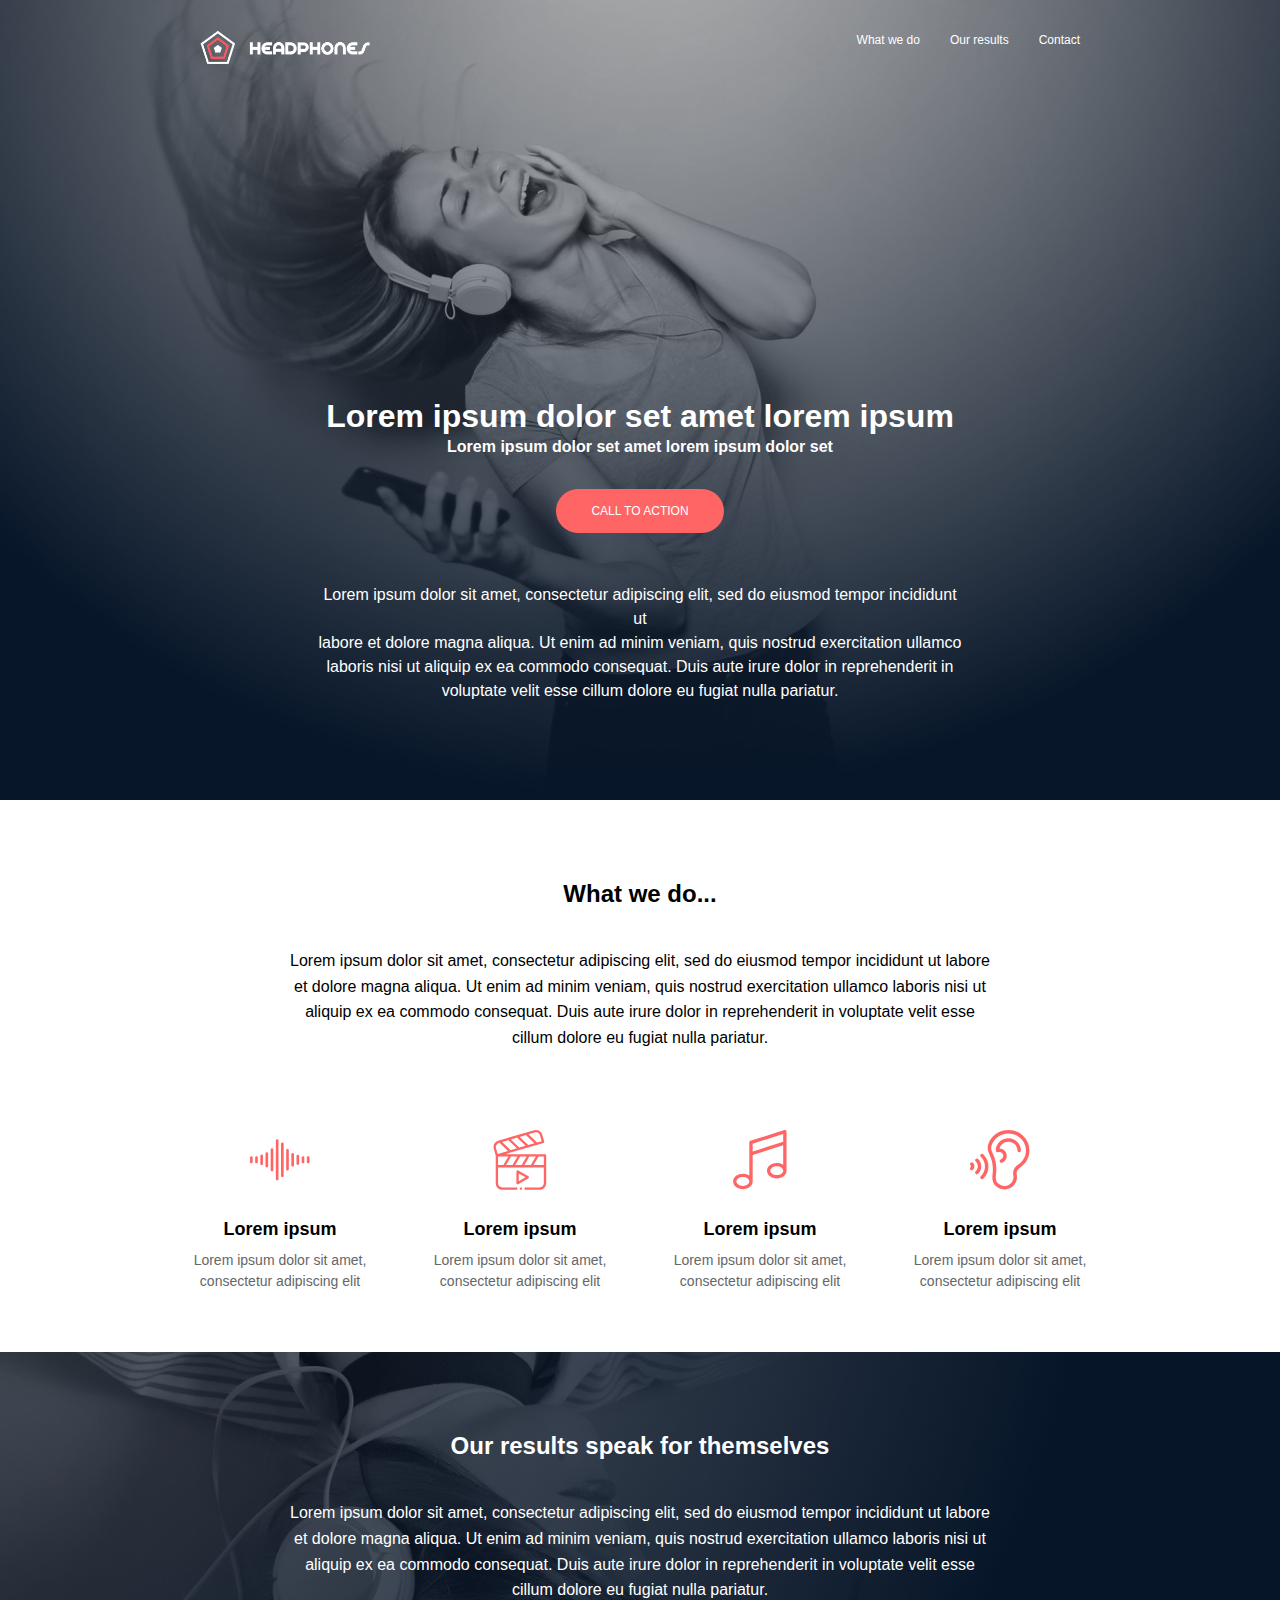
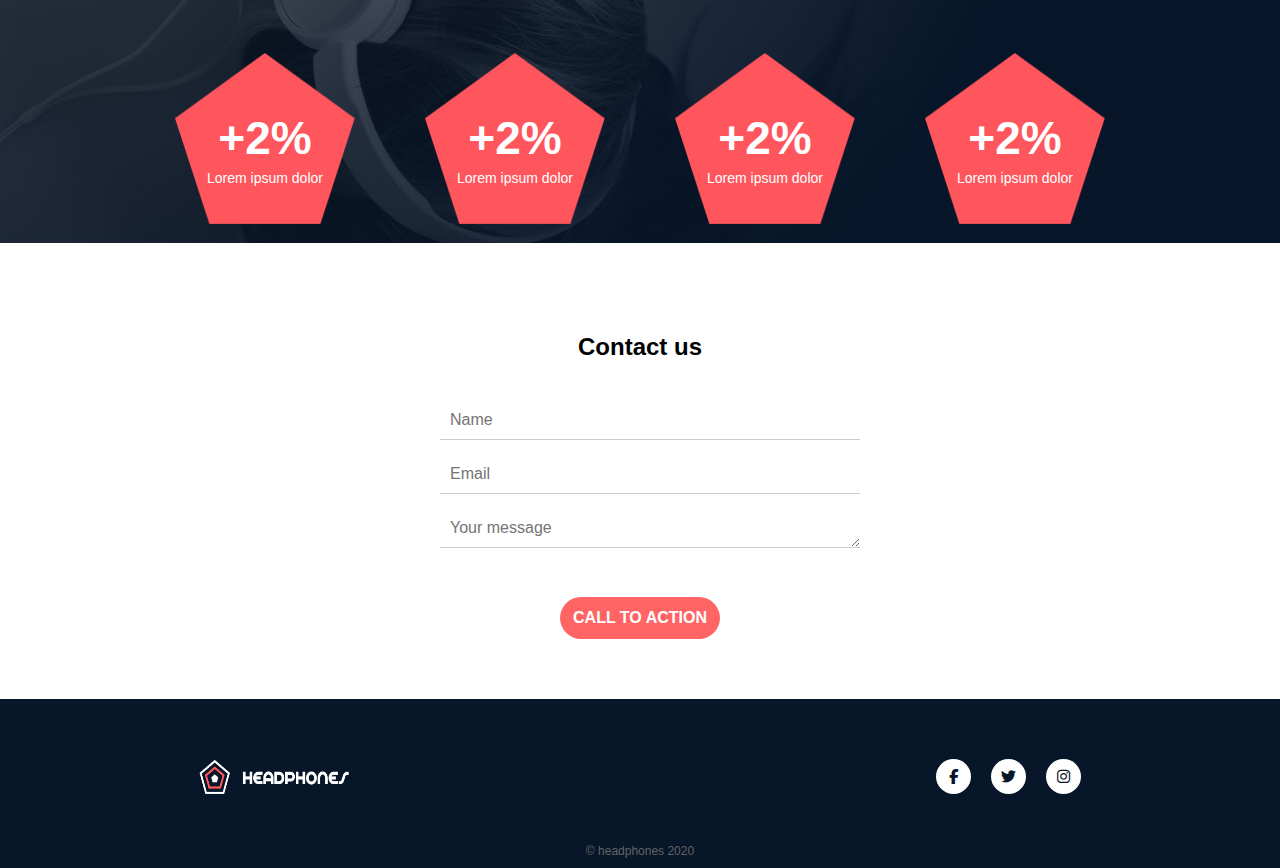
<file: headphones/4-index.html>
<!DOCTYPE html>
<html lang="en">
  <head>
    <meta charset="UTF-8" />
    <meta name="viewport" content="width=device-width, initial-scale=1.0" />
    <link rel="stylesheet" href="4-styles.css" />
    <link
      rel="stylesheet"
      href="https://cdnjs.cloudflare.com/ajax/libs/font-awesome/6.7.2/css/all.min.css"
      integrity="sha512-Evv84Mr4kqVGRNSgIGL/F/aIDqQb7xQ2vcrdIwxfjThSH8CSR7PBEakCr51Ck+w+/U6swU2Im1vVX0SVk9ABhg=="
      crossorigin="anonymous"
      referrerpolicy="no-referrer"
    />
    <title>Headphones</title>
  </head>
  <body>
    <header>
      <nav class="navbar">
        <div>
          <img src="images/logo_headphones.png" alt="logo_headphones" />
        </div>

        <!-- Hamburger Toggle Checkbox -->
        <input type="checkbox" id="menu-toggle" />
        <label for="menu-toggle" class="menu-icon">&#9776;</label>

        <ul class="nav-list">
          <li><a href="#what-we-do">What we do</a></li>
          <li><a href="#our-result">Our results</a></li>
          <li><a href="#contact">Contact</a></li>
        </ul>
      </nav>

      <div class="header-title">
        <h1>Lorem ipsum dolor set amet lorem ipsum</h1>
        <p class="subtitle">Lorem ipsum dolor set amet lorem ipsum dolor set</p>
        <a href="" type="button" class="btn">CALL TO ACTION</a>

        <div class="header-content">
          <p>
            Lorem ipsum dolor sit amet, consectetur adipiscing elit, sed do
            eiusmod tempor incididunt ut<br> labore et dolore magna aliqua. Ut enim
            ad minim veniam, quis nostrud exercitation ullamco<br> laboris nisi ut
            aliquip ex ea commodo consequat. Duis aute irure dolor in
            reprehenderit in<br> voluptate velit esse cillum dolore eu fugiat nulla
            pariatur.
          </p>
        </div>
      </div>
    </header>

    <!-- What we do... -->
     <main>
        <section class="what-we-do">
          <div>
            <h2>What we do...</h2>
            <p class="section-description">
              Lorem ipsum dolor sit amet, consectetur adipiscing elit, sed do eiusmod tempor incididunt ut labore et dolore magna aliqua. Ut enim ad minim veniam, quis nostrud exercitation ullamco laboris nisi ut aliquip ex ea commodo consequat. Duis aute irure dolor in reprehenderit in voluptate velit esse cillum dolore eu fugiat nulla pariatur.</p>
         </div>

         <div class="features">
         <div class="feature-item">
         <img src="icon_svg/sound-frecuency.svg" alt="" class="feature-icon">
         <h3>Lorem ipsum</h3>
         <p> Lorem ipsum dolor sit amet,<br> consectetur adipiscing elit</p>
       </div>

      <div class="feature-item">
        <img src="icon_svg/video.svg" alt="" class="feature-icon">
        <h3>Lorem ipsum</h3>
        <p> Lorem ipsum dolor sit amet,<br> consectetur adipiscing elit</p>
    </div>

     <div class="feature-item">
        <img src="icon_svg/music.svg" alt="" class="feature-icon">
        <h3>Lorem ipsum</h3>
        <p> Lorem ipsum dolor sit amet,<br> consectetur adipiscing elit</p>
    </div>

     <div class="feature-item">
        <img src="icon_svg/hearing.svg" alt="" class="feature-icon">
        <h3>Lorem ipsum</h3>
        <p> Lorem ipsum dolor sit amet,<br> consectetur adipiscing elit</p>
    </div>
    </div>
 </section>

 <!-- Our results -->
<section class="results-section">
  <div>
        <h2 class="section-title">Our results speak for themselves</h2>
        <p class="results-description">
            Lorem ipsum dolor sit amet, consectetur adipiscing elit, sed do eiusmod tempor incididunt ut labore et dolore magna aliqua. Ut enim ad minim veniam, quis nostrud exercitation ullamco laboris nisi ut aliquip ex ea commodo consequat. Duis aute irure dolor in reprehenderit in voluptate velit esse cillum dolore eu fugiat nulla pariatur.</p>
    </div>
    <div class="results-container">
    <div class="pentagon-wrapper">
        <img src="images/pentagone.png" alt="Pentagon Shape">
    <div class="pentagon-text">
        <h2>+2%</h2>
        <p>Lorem ipsum dolor</p>
    </div>
    </div>
    <div class="pentagon-wrapper">
        <img src="images/pentagone.png" alt="Pentagon Shape">
        <div class="pentagon-text">
            <h2>+2%</h2>
            <p>Lorem ipsum dolor</p>
        </div>
    </div>
    <div class="pentagon-wrapper">
        <img src="images/pentagone.png" alt="Pentagon Shape">
        <div class="pentagon-text">
            <h2>+2%</h2>
            <p>Lorem ipsum dolor</p>
        </div>
    </div>
    <div class="pentagon-wrapper">
        <img src="images/pentagone.png" alt="Pentagon Shape">
        <div class="pentagon-text">
        <h2>+2%</h2>
        <p>Lorem ipsum dolor</p>
    </div>
    </div>
    </div>
  </section>

    <!-- Contact Section -->
<section id="contact">
    <div class="contact-container">
    <h2>Contact us</h2>

        <form class="contact-form">
     <div class="box">
            <!-- <label for="name">Name:</label> -->
            <input type="text" id="name" name="name" placeholder="Name" required/>
     </div>       
           <div class="box">
            <!-- <label for="email">Email:</label> -->
            <input type="email" id="email" name="email" placeholder="Email" required/>
          </div> 
          <div class="box">
            <!-- <label for="message">Message:</label> -->
            <textarea id="message" name="message" minlength="10" maxlength="100" rows="1px" placeholder="Your message" required></textarea>
          </div>
            <button type="submit" class="cta-btn">CALL TO ACTION</button>
        </form>
    </div>
  </section>
</main>
</body>
 
<!-- Footer -->
 <footer>
      <div class="footer-content">
        <img src="images/logo_headphones.png" alt="footer-logo" />
        <div class="icon-container">
          <div class="foot-i"><i class="fa-brands fa-facebook-f"></i></div>
          <div class="foot-i"><i class="fa-brands fa-twitter"></i></div>
          <div class="foot-i"><i class="fa-brands fa-instagram"></i></div>
        </div>
      </div>
      <p>&copy; headphones 2020</p>
    </footer>

</html>
</file>
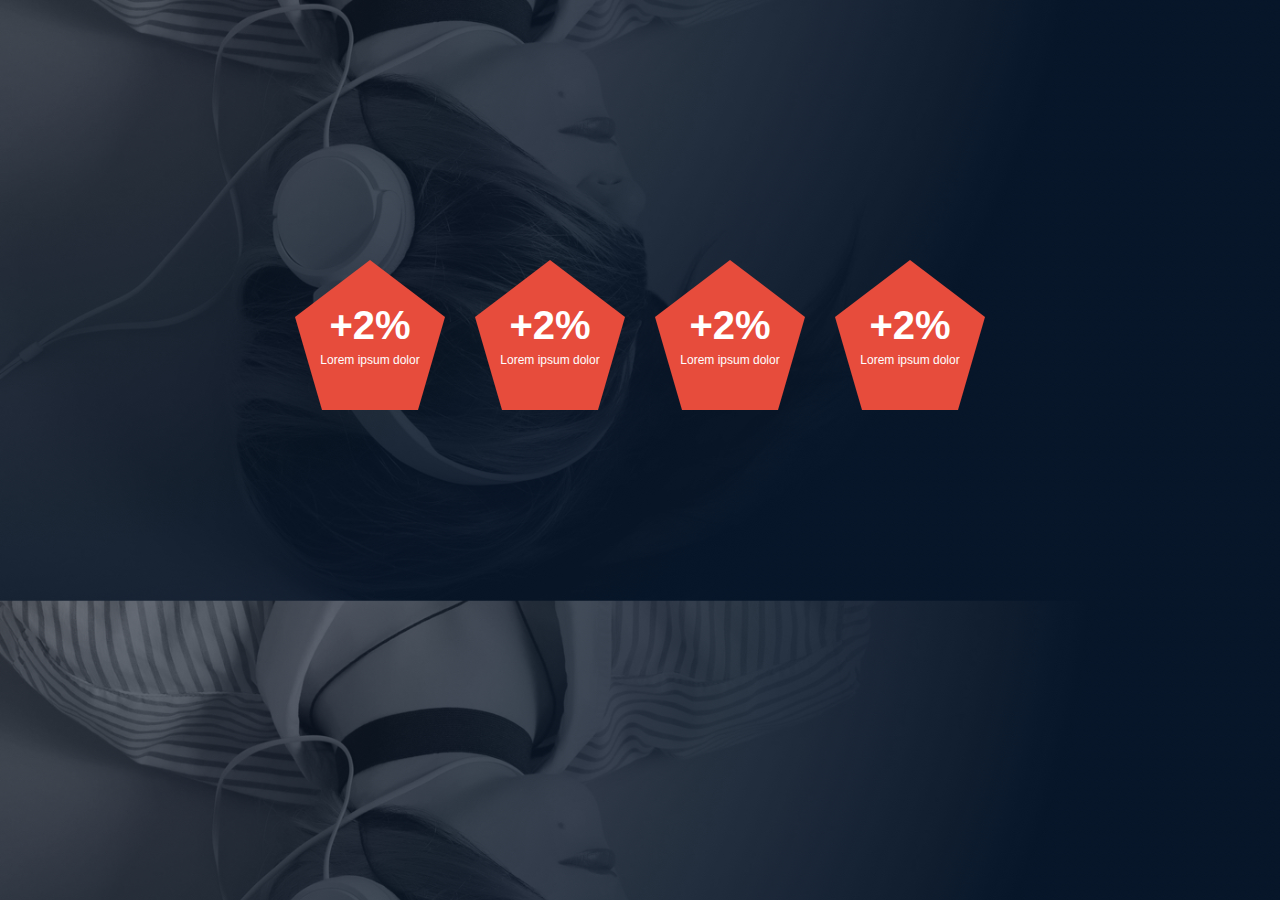
<file: headphones/6-index.html>
<!DOCTYPE html>
<html lang="en">
<head>
    <meta charset="UTF-8" />
    <meta name="viewport" content="width=device-width, initial-scale=1.0" />
    <link rel="stylesheet" href="6-styles.css" />
    <title>Pentagon</title>
</head>
<body>

  <section class="results-section">
    <div class="results-container">
      <div class="pentagon">
        <h2>+2%</h2>
        <p>Lorem ipsum dolor</p>
      </div>
      <div class="pentagon">
        <h2>+2%</h2>
        <p>Lorem ipsum dolor</p>
      </div>
      <div class="pentagon">
        <h2>+2%</h2>
        <p>Lorem ipsum dolor</p>
      </div>
      <div class="pentagon">
        <h2>+2%</h2>
        <p>Lorem ipsum dolor</p>
      </div>
    </div>
  </section>

</body>
</html>
</file>
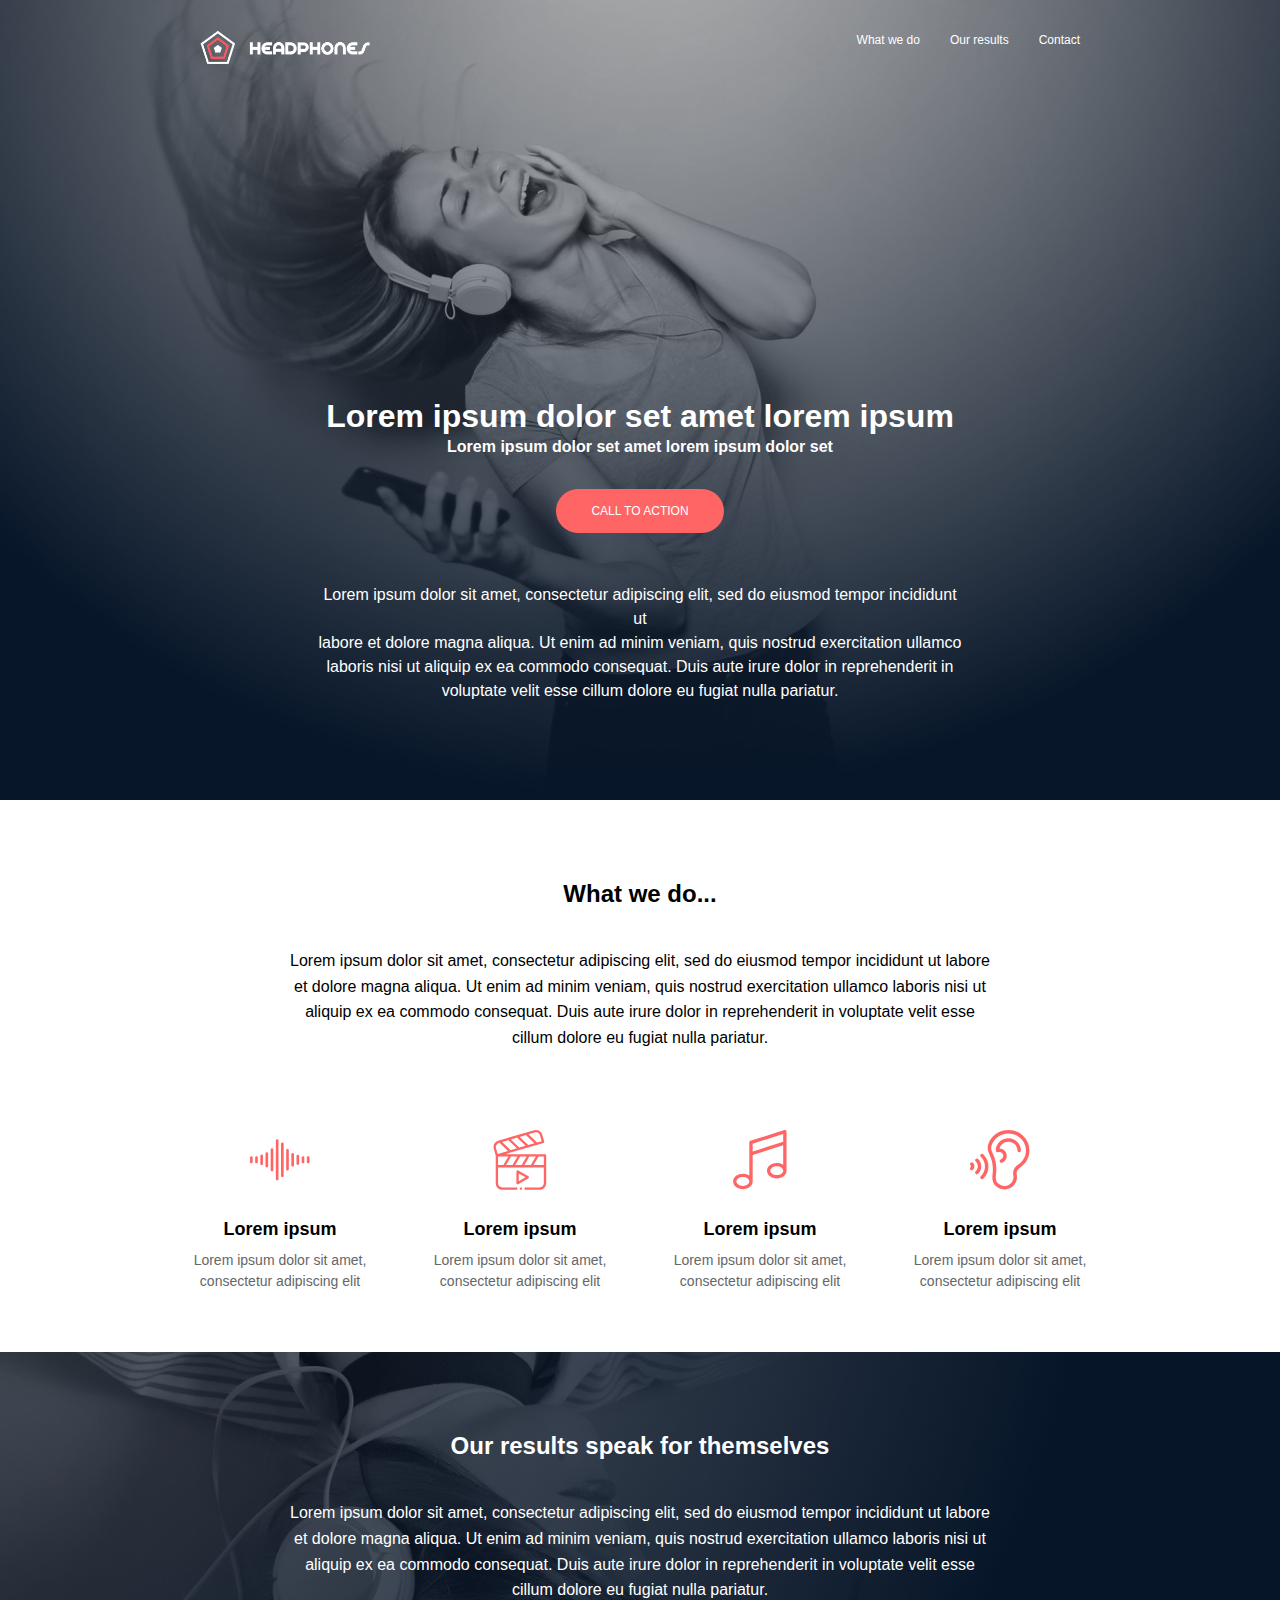
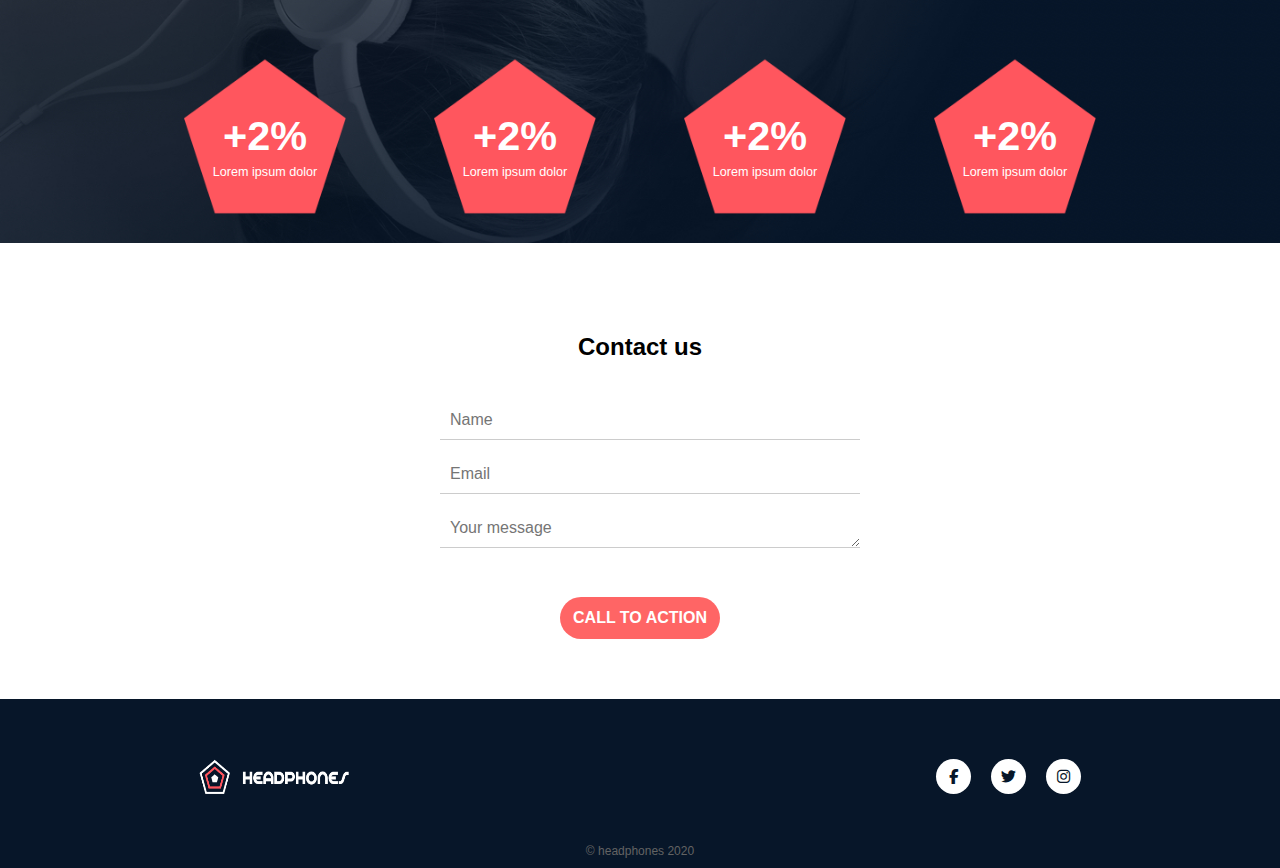
<file: headphones/7-index.html>
<!DOCTYPE html>
<html lang="en">
  <head>
    <meta charset="UTF-8" />
    <meta name="viewport" content="width=device-width, initial-scale=1.0" />
    <link rel="stylesheet" href="7-styles.css" />
    <link
      rel="stylesheet"
      href="https://cdnjs.cloudflare.com/ajax/libs/font-awesome/6.7.2/css/all.min.css"
      integrity="sha512-Evv84Mr4kqVGRNSgIGL/F/aIDqQb7xQ2vcrdIwxfjThSH8CSR7PBEakCr51Ck+w+/U6swU2Im1vVX0SVk9ABhg=="
      crossorigin="anonymous"
      referrerpolicy="no-referrer"
    />
    <title>Headphones</title>
  </head>
  <body>
    <header>
      <nav class="navbar">
        <div>
          <img src="images/logo_headphones.png" alt="logo_headphones" />
        </div>

        <!-- Hamburger Toggle Checkbox -->
        <input type="checkbox" id="menu-toggle" />
        <label for="menu-toggle" class="menu-icon">&#9776;</label>

        <ul class="nav-list">
          <li><a href="#what-we-do">What we do</a></li>
          <li><a href="#our-result">Our results</a></li>
          <li><a href="#contact">Contact</a></li>
        </ul>
      </nav>

      <div class="header-title">
        <h1>Lorem ipsum dolor set amet lorem ipsum</h1>
        <p class="subtitle">Lorem ipsum dolor set amet lorem ipsum dolor set</p>
        <a href="" type="button" class="btn">CALL TO ACTION</a>

        <div class="header-content">
          <p>
            Lorem ipsum dolor sit amet, consectetur adipiscing elit, sed do
            eiusmod tempor incididunt ut<br> labore et dolore magna aliqua. Ut enim
            ad minim veniam, quis nostrud exercitation ullamco<br> laboris nisi ut
            aliquip ex ea commodo consequat. Duis aute irure dolor in
            reprehenderit in<br> voluptate velit esse cillum dolore eu fugiat nulla
            pariatur.
          </p>
        </div>
      </div>
    </header>

    <!-- What we do... -->
     <main>
        <section class="what-we-do">
          <div>
            <h2>What we do...</h2>
            <p class="section-description">
              Lorem ipsum dolor sit amet, consectetur adipiscing elit, sed do eiusmod tempor incididunt ut labore et dolore magna aliqua. Ut enim ad minim veniam, quis nostrud exercitation ullamco laboris nisi ut aliquip ex ea commodo consequat. Duis aute irure dolor in reprehenderit in voluptate velit esse cillum dolore eu fugiat nulla pariatur.</p>
         </div>

         <div class="features">
         <div class="feature-item">
         <img src="icon_svg/sound-frecuency.svg" alt="" class="feature-icon">
         <h3>Lorem ipsum</h3>
         <p> Lorem ipsum dolor sit amet,<br> consectetur adipiscing elit</p>
       </div>

      <div class="feature-item">
        <img src="icon_svg/video.svg" alt="" class="feature-icon">
        <h3>Lorem ipsum</h3>
        <p> Lorem ipsum dolor sit amet,<br> consectetur adipiscing elit</p>
    </div>

     <div class="feature-item">
        <img src="icon_svg/music.svg" alt="" class="feature-icon">
        <h3>Lorem ipsum</h3>
        <p> Lorem ipsum dolor sit amet,<br> consectetur adipiscing elit</p>
    </div>

     <div class="feature-item">
        <img src="icon_svg/hearing.svg" alt="" class="feature-icon">
        <h3>Lorem ipsum</h3>
        <p> Lorem ipsum dolor sit amet,<br> consectetur adipiscing elit</p>
    </div>
    </div>
 </section>

 <!-- Our results -->
<section class="results-section">
  <div>
        <h2 class="section-title">Our results speak for themselves</h2>
        <p class="results-description">
            Lorem ipsum dolor sit amet, consectetur adipiscing elit, sed do eiusmod tempor incididunt ut labore et dolore magna aliqua. Ut enim ad minim veniam, quis nostrud exercitation ullamco laboris nisi ut aliquip ex ea commodo consequat. Duis aute irure dolor in reprehenderit in voluptate velit esse cillum dolore eu fugiat nulla pariatur.</p>
    </div>
    <div class="results-container">
    <div class="pentagon-wrapper">
        <img src="images/pentagone.png" alt="Pentagon Shape">
    <div class="pentagon-text">
        <h2>+2%</h2>
        <p>Lorem ipsum dolor</p>
    </div>
    </div>
    <div class="pentagon-wrapper">
        <img src="images/pentagone.png" alt="Pentagon Shape">
        <div class="pentagon-text">
            <h2>+2%</h2>
            <p>Lorem ipsum dolor</p>
        </div>
    </div>
    <div class="pentagon-wrapper">
        <img src="images/pentagone.png" alt="Pentagon Shape">
        <div class="pentagon-text">
            <h2>+2%</h2>
            <p>Lorem ipsum dolor</p>
        </div>
    </div>
    <div class="pentagon-wrapper">
        <img src="images/pentagone.png" alt="Pentagon Shape">
        <div class="pentagon-text">
        <h2>+2%</h2>
        <p>Lorem ipsum dolor</p>
    </div>
    </div>
    </div>
  </section>

    <!-- Contact Section -->
<section id="contact">
    <div class="contact-container">
    <h2>Contact us</h2>

        <form class="contact-form">
     <div class="box">
            <!-- <label for="name">Name:</label> -->
            <input type="text" id="name" name="name" placeholder="Name" required/>
     </div>       
           <div class="box">
            <!-- <label for="email">Email:</label> -->
            <input type="email" id="email" name="email" placeholder="Email" required/>
          </div> 
          <div class="box">
            <!-- <label for="message">Message:</label> -->
            <textarea id="message" name="message" minlength="10" maxlength="100" rows="1px" placeholder="Your message" required></textarea>
          </div>
            <button type="submit" class="cta-btn">CALL TO ACTION</button>
        </form>
    </div>
  </section>
</main>
</body>
 
<!-- Footer -->
 <footer>
      <div class="footer-content">
        <img src="images/logo_headphones.png" alt="footer-logo" />
        <div class="icon-container">
          <div class="foot-i"><i class="fa-brands fa-facebook-f"></i></div>
          <div class="foot-i"><i class="fa-brands fa-twitter"></i></div>
          <div class="foot-i"><i class="fa-brands fa-instagram"></i></div>
        </div>
      </div>
      <p>&copy; headphones 2020</p>
    </footer>

</html>
</file>
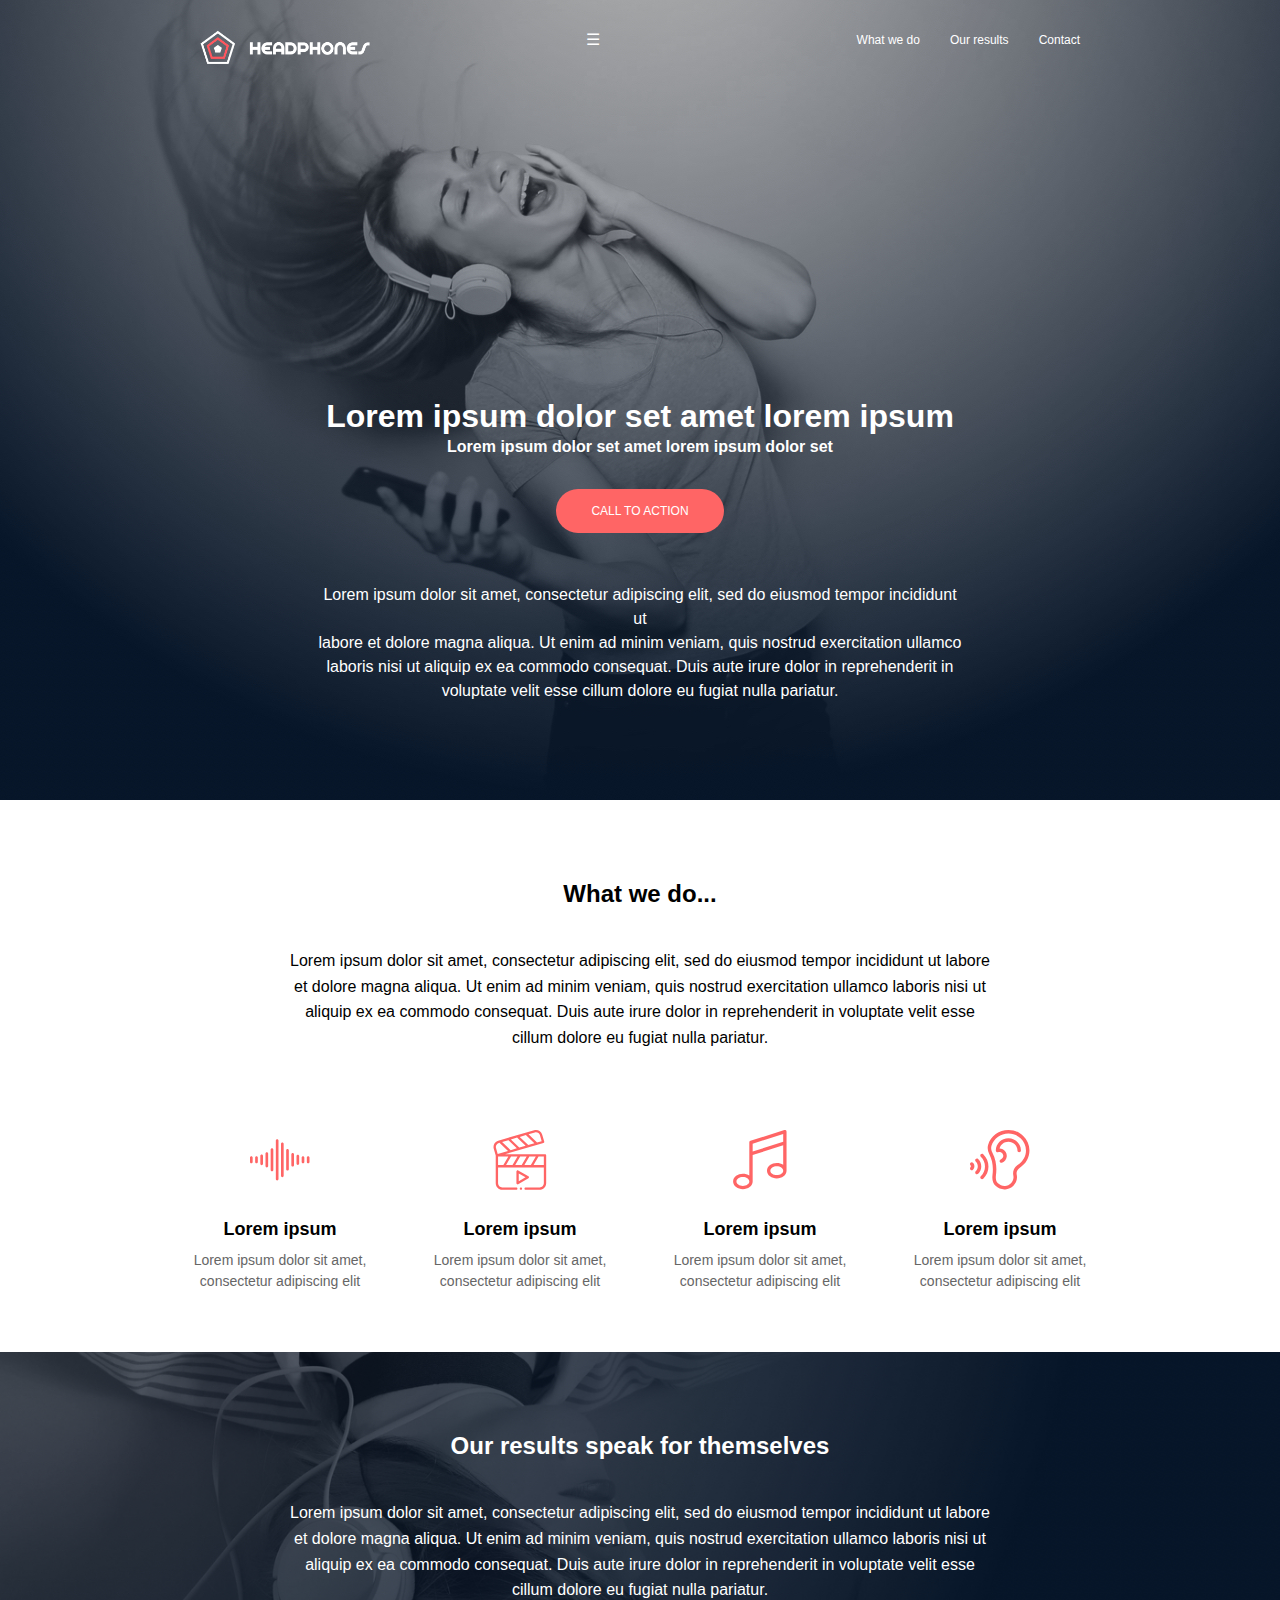
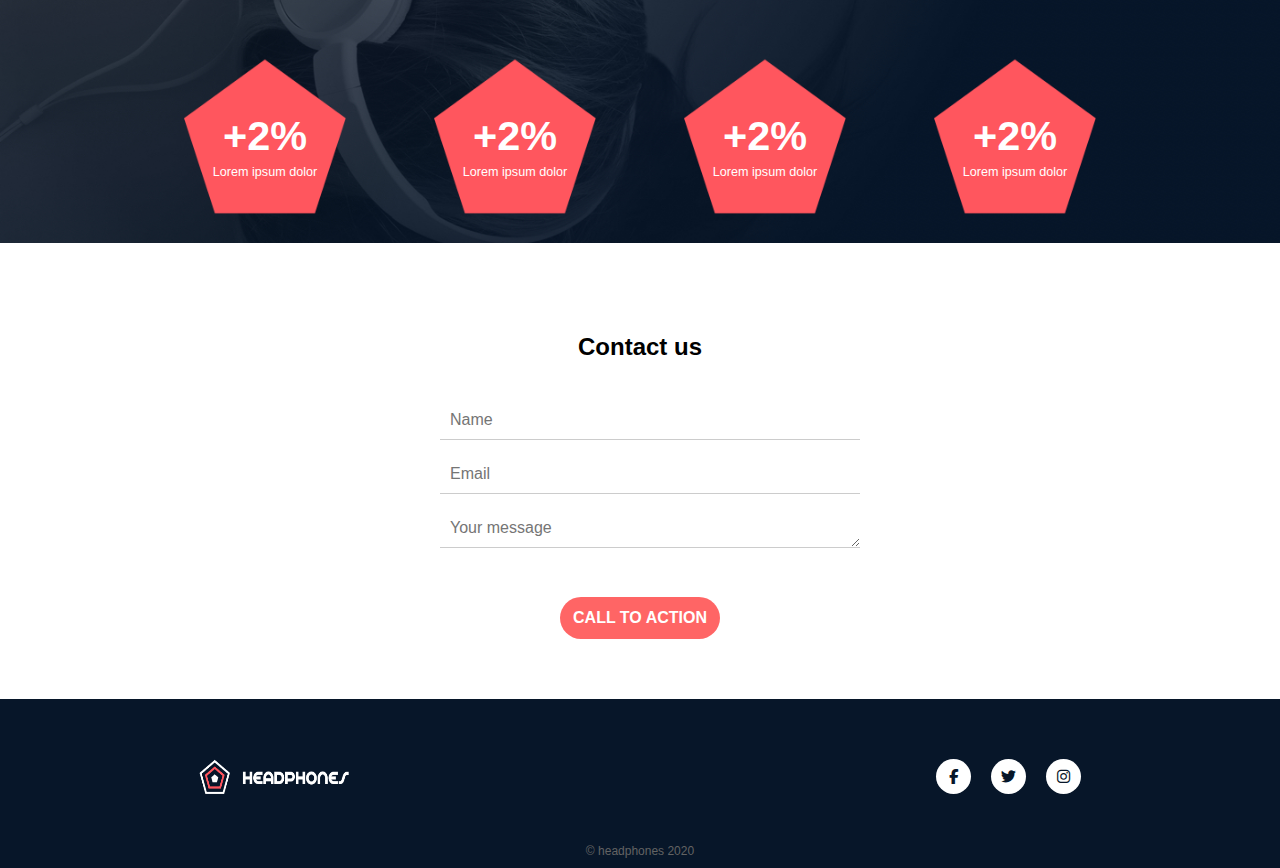
<file: headphones/8-index.html>
<!DOCTYPE html>
<html lang="en">
  <head>
    <meta charset="UTF-8" />
    <meta name="viewport" content="width=device-width, initial-scale=1.0" />
    <link rel="stylesheet" href="8-styles.css" />
    <link
      rel="stylesheet"
      href="https://cdnjs.cloudflare.com/ajax/libs/font-awesome/6.7.2/css/all.min.css"
      integrity="sha512-Evv84Mr4kqVGRNSgIGL/F/aIDqQb7xQ2vcrdIwxfjThSH8CSR7PBEakCr51Ck+w+/U6swU2Im1vVX0SVk9ABhg=="
      crossorigin="anonymous"
      referrerpolicy="no-referrer"
    />
    <title>Headphones</title>
  </head>
  <body>
    <header>
      <nav class="navbar">
        <div>
          <img src="images/logo_headphones.png" alt="logo_headphones" />
        </div>

        <!-- Hamburger Icon (JS-controlled) -->
        <div class="menu-icon" id="hamburger">&#9776;</div>

        <ul class="nav-list">
          <li><a href="#what-we-do">What we do</a></li>
          <li><a href="#our-result">Our results</a></li>
          <li><a href="#contact">Contact</a></li>
        </ul>
      </nav>

      <div class="header-title">
        <h1>Lorem ipsum dolor set amet lorem ipsum</h1>
        <p class="subtitle">Lorem ipsum dolor set amet lorem ipsum dolor set</p>
        <a href="" type="button" class="btn">CALL TO ACTION</a>

        <div class="header-content">
          <p>
            Lorem ipsum dolor sit amet, consectetur adipiscing elit, sed do
            eiusmod tempor incididunt ut<br> labore et dolore magna aliqua. Ut enim
            ad minim veniam, quis nostrud exercitation ullamco<br> laboris nisi ut
            aliquip ex ea commodo consequat. Duis aute irure dolor in
            reprehenderit in<br> voluptate velit esse cillum dolore eu fugiat nulla
            pariatur.
          </p>
        </div>
      </div>
    </header>

    <!-- What we do... -->
     <main>
        <section class="what-we-do">
          <div>
            <h2>What we do...</h2>
            <p class="section-description">
              Lorem ipsum dolor sit amet, consectetur adipiscing elit, sed do eiusmod tempor incididunt ut labore et dolore magna aliqua. Ut enim ad minim veniam, quis nostrud exercitation ullamco laboris nisi ut aliquip ex ea commodo consequat. Duis aute irure dolor in reprehenderit in voluptate velit esse cillum dolore eu fugiat nulla pariatur.</p>
         </div>

         <div class="features">
         <div class="feature-item">
         <img src="icon_svg/sound-frecuency.svg" alt="" class="feature-icon">
         <h3>Lorem ipsum</h3>
         <p> Lorem ipsum dolor sit amet,<br> consectetur adipiscing elit</p>
       </div>

      <div class="feature-item">
        <img src="icon_svg/video.svg" alt="" class="feature-icon">
        <h3>Lorem ipsum</h3>
        <p> Lorem ipsum dolor sit amet,<br> consectetur adipiscing elit</p>
    </div>

     <div class="feature-item">
        <img src="icon_svg/music.svg" alt="" class="feature-icon">
        <h3>Lorem ipsum</h3>
        <p> Lorem ipsum dolor sit amet,<br> consectetur adipiscing elit</p>
    </div>

     <div class="feature-item">
        <img src="icon_svg/hearing.svg" alt="" class="feature-icon">
        <h3>Lorem ipsum</h3>
        <p> Lorem ipsum dolor sit amet,<br> consectetur adipiscing elit</p>
    </div>
    </div>
 </section>

 <!-- Our results -->
<section class="results-section">
  <div>
        <h2 class="section-title">Our results speak for themselves</h2>
        <p class="results-description">
            Lorem ipsum dolor sit amet, consectetur adipiscing elit, sed do eiusmod tempor incididunt ut labore et dolore magna aliqua. Ut enim ad minim veniam, quis nostrud exercitation ullamco laboris nisi ut aliquip ex ea commodo consequat. Duis aute irure dolor in reprehenderit in voluptate velit esse cillum dolore eu fugiat nulla pariatur.</p>
    </div>
    <div class="results-container">
    <div class="pentagon-wrapper">
        <img src="images/pentagone.png" alt="Pentagon Shape">
    <div class="pentagon-text">
        <h2>+2%</h2>
        <p>Lorem ipsum dolor</p>
    </div>
    </div>
    <div class="pentagon-wrapper">
        <img src="images/pentagone.png" alt="Pentagon Shape">
        <div class="pentagon-text">
            <h2>+2%</h2>
            <p>Lorem ipsum dolor</p>
        </div>
    </div>
    <div class="pentagon-wrapper">
        <img src="images/pentagone.png" alt="Pentagon Shape">
        <div class="pentagon-text">
            <h2>+2%</h2>
            <p>Lorem ipsum dolor</p>
        </div>
    </div>
    <div class="pentagon-wrapper">
        <img src="images/pentagone.png" alt="Pentagon Shape">
        <div class="pentagon-text">
        <h2>+2%</h2>
        <p>Lorem ipsum dolor</p>
    </div>
    </div>
    </div>
  </section>

    <!-- Contact Section -->
<section id="contact">
    <div class="contact-container">
    <h2>Contact us</h2>

        <form class="contact-form">
     <div class="box">
            <!-- <label for="name">Name:</label> -->
            <input type="text" id="name" name="name" placeholder="Name" required/>
     </div>       
           <div class="box">
            <!-- <label for="email">Email:</label> -->
            <input type="email" id="email" name="email" placeholder="Email" required/>
          </div> 
          <div class="box">
            <!-- <label for="message">Message:</label> -->
            <textarea id="message" name="message" minlength="10" maxlength="100" rows="1px" placeholder="Your message" required></textarea>
          </div>
            <button type="submit" class="cta-btn">CALL TO ACTION</button>
        </form>
    </div>
  </section>
</main>
 
<!-- Footer -->
 <footer>
      <div class="footer-content">
        <img src="images/logo_headphones.png" alt="footer-logo" />
        <div class="icon-container">
          <div class="foot-i"><i class="fa-brands fa-facebook-f"></i></div>
          <div class="foot-i"><i class="fa-brands fa-twitter"></i></div>
          <div class="foot-i"><i class="fa-brands fa-instagram"></i></div>
        </div>
      </div>
      <p>&copy; headphones 2020</p>
    </footer>
    <script src="8-script.js"></script>
</body>
</html>
</file>
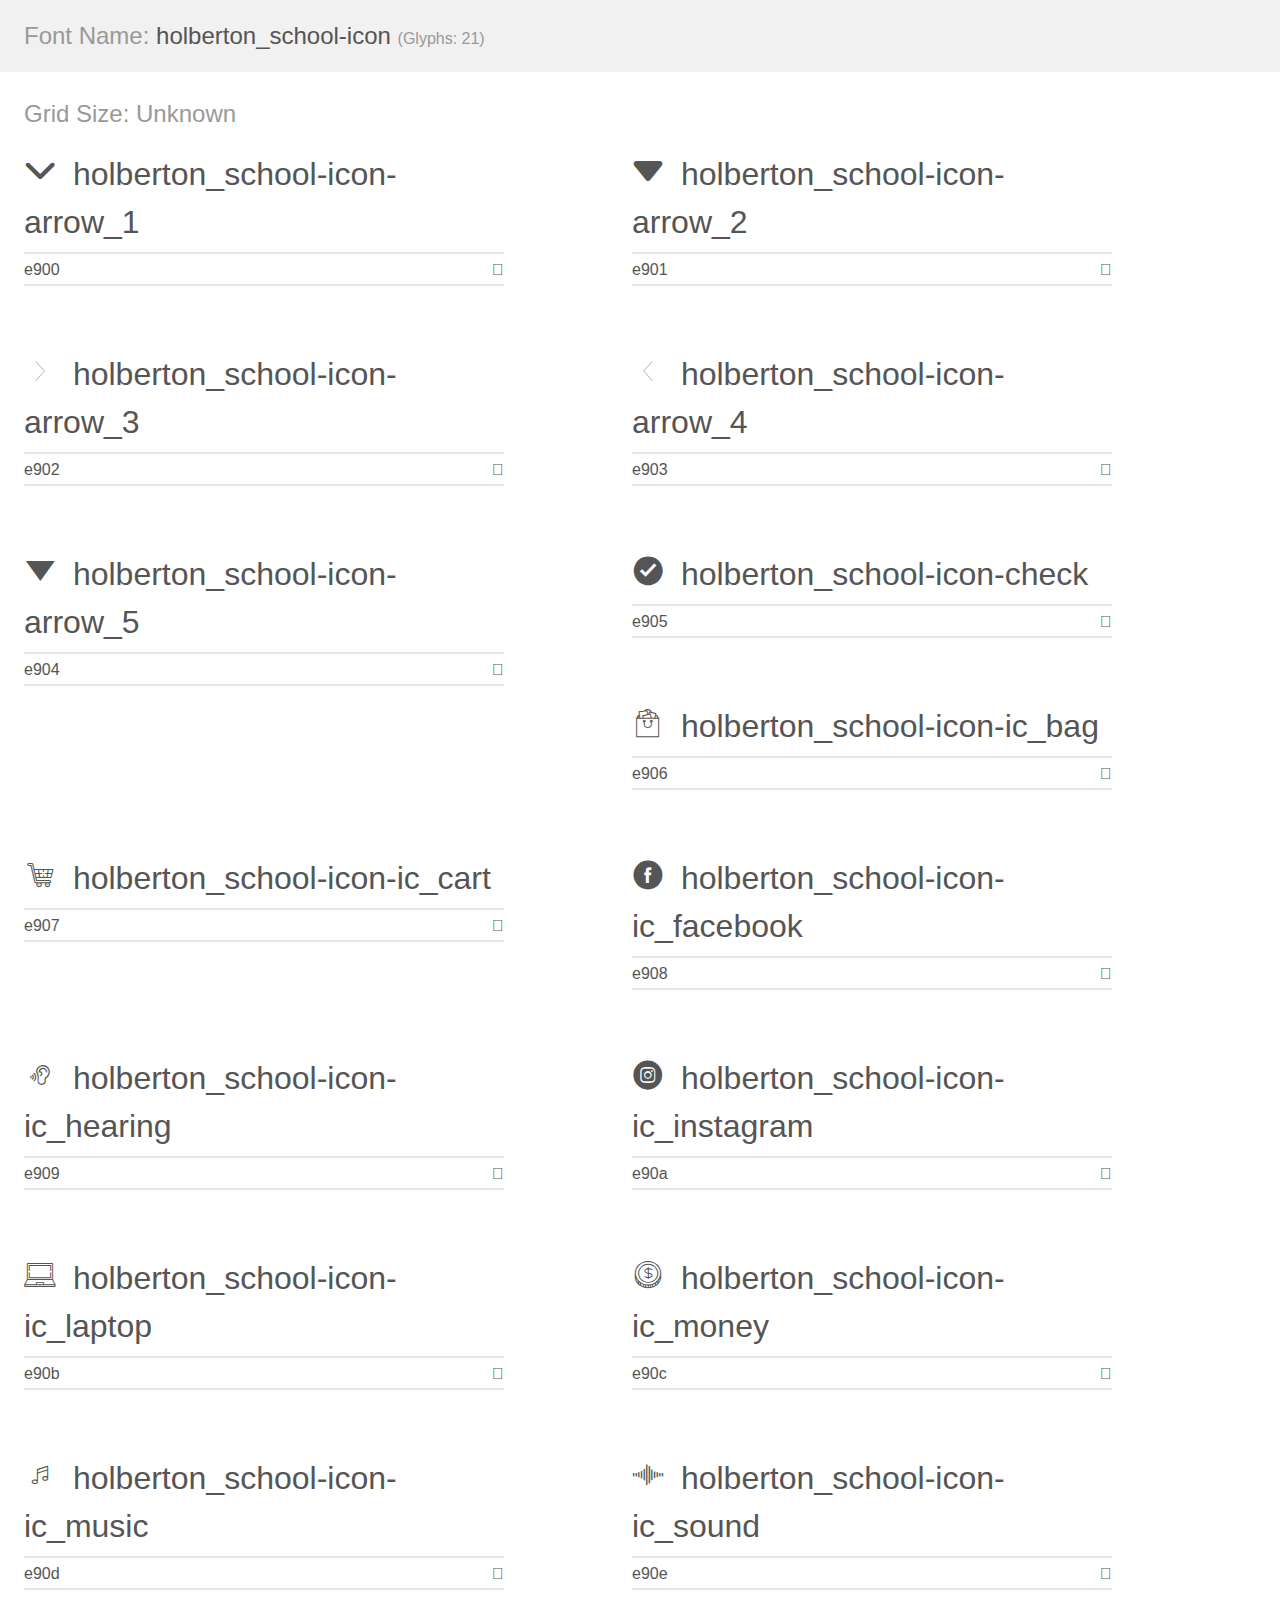
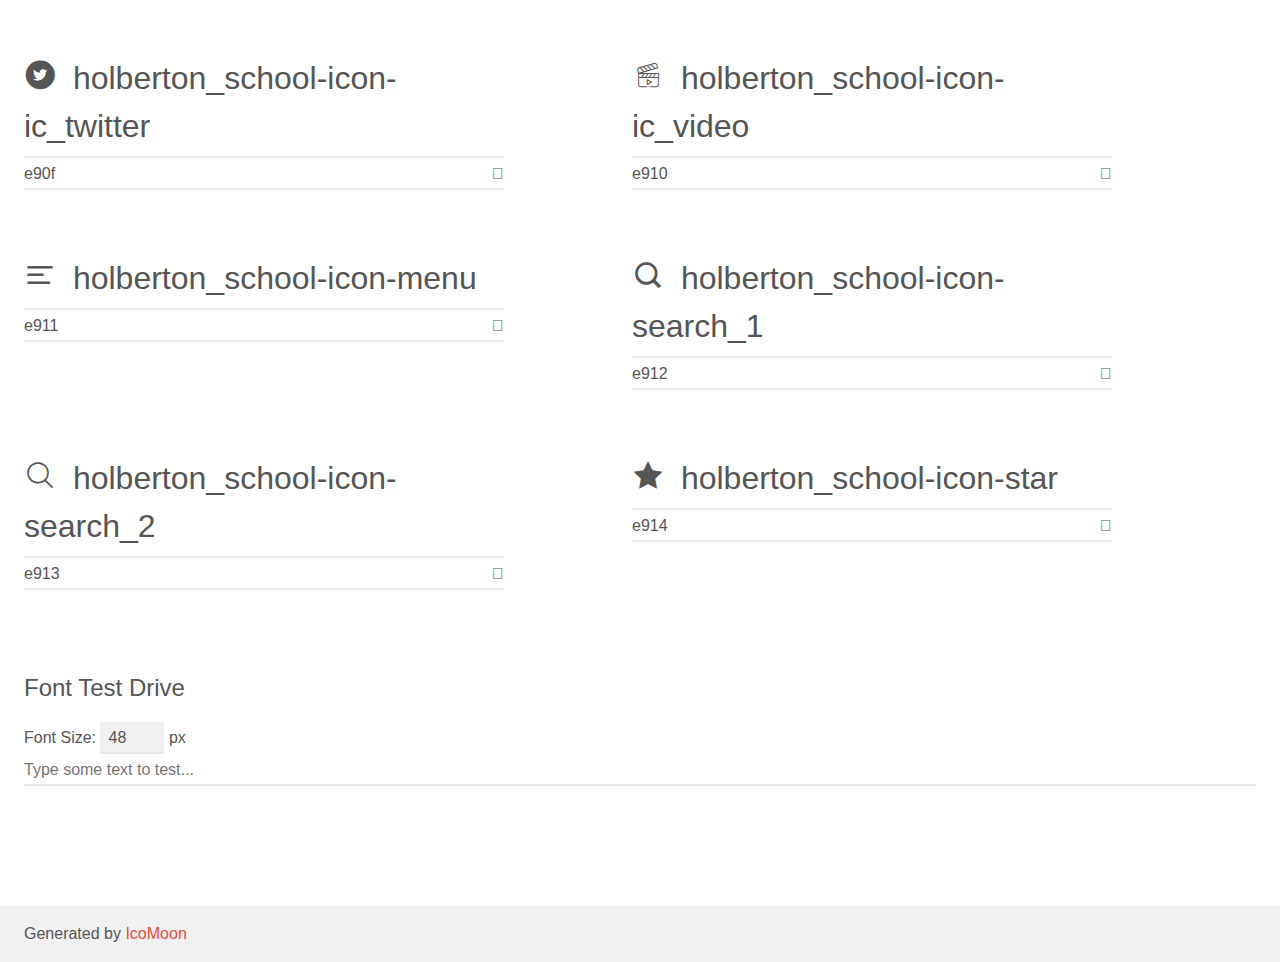
<file: headphones/holberton_school-icon/demo.html>
<!doctype html>
<html>
<head>
    <meta charset="utf-8">
    <title>IcoMoon Demo</title>
    <meta name="description" content="An Icon Font Generated By IcoMoon.io">
    <meta name="viewport" content="width=device-width, initial-scale=1">
    <link rel="stylesheet" href="demo-files/demo.css">
    <link rel="stylesheet" href="style.css"></head>
<body>
    <div class="bgc1 clearfix">
        <h1 class="mhmm mvm"><span class="fgc1">Font Name:</span> holberton_school-icon <small class="fgc1">(Glyphs:&nbsp;21)</small></h1>
    </div>
    <div class="clearfix mhl ptl">
        <h1 class="mvm mtn fgc1">Grid Size: Unknown</h1>
        <div class="glyph fs1">
            <div class="clearfix bshadow0 pbs">
                <span class="holberton_school-icon-arrow_1"></span>
                <span class="mls"> holberton_school-icon-arrow_1</span>
            </div>
            <fieldset class="fs0 size1of1 clearfix hidden-false">
                <input type="text" readonly value="e900" class="unit size1of2" />
                <input type="text" maxlength="1" readonly value="&#xe900;" class="unitRight size1of2 talign-right" />
            </fieldset>
            <div class="fs0 bshadow0 clearfix hidden-true">
                <span class="unit pvs fgc1">liga: </span>
                <input type="text" readonly value="" class="liga unitRight" />
            </div>
        </div>
        <div class="glyph fs1">
            <div class="clearfix bshadow0 pbs">
                <span class="holberton_school-icon-arrow_2"></span>
                <span class="mls"> holberton_school-icon-arrow_2</span>
            </div>
            <fieldset class="fs0 size1of1 clearfix hidden-false">
                <input type="text" readonly value="e901" class="unit size1of2" />
                <input type="text" maxlength="1" readonly value="&#xe901;" class="unitRight size1of2 talign-right" />
            </fieldset>
            <div class="fs0 bshadow0 clearfix hidden-true">
                <span class="unit pvs fgc1">liga: </span>
                <input type="text" readonly value="" class="liga unitRight" />
            </div>
        </div>
        <div class="glyph fs1">
            <div class="clearfix bshadow0 pbs">
                <span class="holberton_school-icon-arrow_3"></span>
                <span class="mls"> holberton_school-icon-arrow_3</span>
            </div>
            <fieldset class="fs0 size1of1 clearfix hidden-false">
                <input type="text" readonly value="e902" class="unit size1of2" />
                <input type="text" maxlength="1" readonly value="&#xe902;" class="unitRight size1of2 talign-right" />
            </fieldset>
            <div class="fs0 bshadow0 clearfix hidden-true">
                <span class="unit pvs fgc1">liga: </span>
                <input type="text" readonly value="" class="liga unitRight" />
            </div>
        </div>
        <div class="glyph fs1">
            <div class="clearfix bshadow0 pbs">
                <span class="holberton_school-icon-arrow_4"></span>
                <span class="mls"> holberton_school-icon-arrow_4</span>
            </div>
            <fieldset class="fs0 size1of1 clearfix hidden-false">
                <input type="text" readonly value="e903" class="unit size1of2" />
                <input type="text" maxlength="1" readonly value="&#xe903;" class="unitRight size1of2 talign-right" />
            </fieldset>
            <div class="fs0 bshadow0 clearfix hidden-true">
                <span class="unit pvs fgc1">liga: </span>
                <input type="text" readonly value="" class="liga unitRight" />
            </div>
        </div>
        <div class="glyph fs1">
            <div class="clearfix bshadow0 pbs">
                <span class="holberton_school-icon-arrow_5"></span>
                <span class="mls"> holberton_school-icon-arrow_5</span>
            </div>
            <fieldset class="fs0 size1of1 clearfix hidden-false">
                <input type="text" readonly value="e904" class="unit size1of2" />
                <input type="text" maxlength="1" readonly value="&#xe904;" class="unitRight size1of2 talign-right" />
            </fieldset>
            <div class="fs0 bshadow0 clearfix hidden-true">
                <span class="unit pvs fgc1">liga: </span>
                <input type="text" readonly value="" class="liga unitRight" />
            </div>
        </div>
        <div class="glyph fs1">
            <div class="clearfix bshadow0 pbs">
                <span class="holberton_school-icon-check"></span>
                <span class="mls"> holberton_school-icon-check</span>
            </div>
            <fieldset class="fs0 size1of1 clearfix hidden-false">
                <input type="text" readonly value="e905" class="unit size1of2" />
                <input type="text" maxlength="1" readonly value="&#xe905;" class="unitRight size1of2 talign-right" />
            </fieldset>
            <div class="fs0 bshadow0 clearfix hidden-true">
                <span class="unit pvs fgc1">liga: </span>
                <input type="text" readonly value="" class="liga unitRight" />
            </div>
        </div>
        <div class="glyph fs1">
            <div class="clearfix bshadow0 pbs">
                <span class="holberton_school-icon-ic_bag"></span>
                <span class="mls"> holberton_school-icon-ic_bag</span>
            </div>
            <fieldset class="fs0 size1of1 clearfix hidden-false">
                <input type="text" readonly value="e906" class="unit size1of2" />
                <input type="text" maxlength="1" readonly value="&#xe906;" class="unitRight size1of2 talign-right" />
            </fieldset>
            <div class="fs0 bshadow0 clearfix hidden-true">
                <span class="unit pvs fgc1">liga: </span>
                <input type="text" readonly value="" class="liga unitRight" />
            </div>
        </div>
        <div class="glyph fs1">
            <div class="clearfix bshadow0 pbs">
                <span class="holberton_school-icon-ic_cart"></span>
                <span class="mls"> holberton_school-icon-ic_cart</span>
            </div>
            <fieldset class="fs0 size1of1 clearfix hidden-false">
                <input type="text" readonly value="e907" class="unit size1of2" />
                <input type="text" maxlength="1" readonly value="&#xe907;" class="unitRight size1of2 talign-right" />
            </fieldset>
            <div class="fs0 bshadow0 clearfix hidden-true">
                <span class="unit pvs fgc1">liga: </span>
                <input type="text" readonly value="" class="liga unitRight" />
            </div>
        </div>
        <div class="glyph fs1">
            <div class="clearfix bshadow0 pbs">
                <span class="holberton_school-icon-ic_facebook"></span>
                <span class="mls"> holberton_school-icon-ic_facebook</span>
            </div>
            <fieldset class="fs0 size1of1 clearfix hidden-false">
                <input type="text" readonly value="e908" class="unit size1of2" />
                <input type="text" maxlength="1" readonly value="&#xe908;" class="unitRight size1of2 talign-right" />
            </fieldset>
            <div class="fs0 bshadow0 clearfix hidden-true">
                <span class="unit pvs fgc1">liga: </span>
                <input type="text" readonly value="" class="liga unitRight" />
            </div>
        </div>
        <div class="glyph fs1">
            <div class="clearfix bshadow0 pbs">
                <span class="holberton_school-icon-ic_hearing"></span>
                <span class="mls"> holberton_school-icon-ic_hearing</span>
            </div>
            <fieldset class="fs0 size1of1 clearfix hidden-false">
                <input type="text" readonly value="e909" class="unit size1of2" />
                <input type="text" maxlength="1" readonly value="&#xe909;" class="unitRight size1of2 talign-right" />
            </fieldset>
            <div class="fs0 bshadow0 clearfix hidden-true">
                <span class="unit pvs fgc1">liga: </span>
                <input type="text" readonly value="" class="liga unitRight" />
            </div>
        </div>
        <div class="glyph fs1">
            <div class="clearfix bshadow0 pbs">
                <span class="holberton_school-icon-ic_instagram"></span>
                <span class="mls"> holberton_school-icon-ic_instagram</span>
            </div>
            <fieldset class="fs0 size1of1 clearfix hidden-false">
                <input type="text" readonly value="e90a" class="unit size1of2" />
                <input type="text" maxlength="1" readonly value="&#xe90a;" class="unitRight size1of2 talign-right" />
            </fieldset>
            <div class="fs0 bshadow0 clearfix hidden-true">
                <span class="unit pvs fgc1">liga: </span>
                <input type="text" readonly value="" class="liga unitRight" />
            </div>
        </div>
        <div class="glyph fs1">
            <div class="clearfix bshadow0 pbs">
                <span class="holberton_school-icon-ic_laptop"></span>
                <span class="mls"> holberton_school-icon-ic_laptop</span>
            </div>
            <fieldset class="fs0 size1of1 clearfix hidden-false">
                <input type="text" readonly value="e90b" class="unit size1of2" />
                <input type="text" maxlength="1" readonly value="&#xe90b;" class="unitRight size1of2 talign-right" />
            </fieldset>
            <div class="fs0 bshadow0 clearfix hidden-true">
                <span class="unit pvs fgc1">liga: </span>
                <input type="text" readonly value="" class="liga unitRight" />
            </div>
        </div>
        <div class="glyph fs1">
            <div class="clearfix bshadow0 pbs">
                <span class="holberton_school-icon-ic_money"></span>
                <span class="mls"> holberton_school-icon-ic_money</span>
            </div>
            <fieldset class="fs0 size1of1 clearfix hidden-false">
                <input type="text" readonly value="e90c" class="unit size1of2" />
                <input type="text" maxlength="1" readonly value="&#xe90c;" class="unitRight size1of2 talign-right" />
            </fieldset>
            <div class="fs0 bshadow0 clearfix hidden-true">
                <span class="unit pvs fgc1">liga: </span>
                <input type="text" readonly value="" class="liga unitRight" />
            </div>
        </div>
        <div class="glyph fs1">
            <div class="clearfix bshadow0 pbs">
                <span class="holberton_school-icon-ic_music"></span>
                <span class="mls"> holberton_school-icon-ic_music</span>
            </div>
            <fieldset class="fs0 size1of1 clearfix hidden-false">
                <input type="text" readonly value="e90d" class="unit size1of2" />
                <input type="text" maxlength="1" readonly value="&#xe90d;" class="unitRight size1of2 talign-right" />
            </fieldset>
            <div class="fs0 bshadow0 clearfix hidden-true">
                <span class="unit pvs fgc1">liga: </span>
                <input type="text" readonly value="" class="liga unitRight" />
            </div>
        </div>
        <div class="glyph fs1">
            <div class="clearfix bshadow0 pbs">
                <span class="holberton_school-icon-ic_sound"></span>
                <span class="mls"> holberton_school-icon-ic_sound</span>
            </div>
            <fieldset class="fs0 size1of1 clearfix hidden-false">
                <input type="text" readonly value="e90e" class="unit size1of2" />
                <input type="text" maxlength="1" readonly value="&#xe90e;" class="unitRight size1of2 talign-right" />
            </fieldset>
            <div class="fs0 bshadow0 clearfix hidden-true">
                <span class="unit pvs fgc1">liga: </span>
                <input type="text" readonly value="" class="liga unitRight" />
            </div>
        </div>
        <div class="glyph fs1">
            <div class="clearfix bshadow0 pbs">
                <span class="holberton_school-icon-ic_twitter"></span>
                <span class="mls"> holberton_school-icon-ic_twitter</span>
            </div>
            <fieldset class="fs0 size1of1 clearfix hidden-false">
                <input type="text" readonly value="e90f" class="unit size1of2" />
                <input type="text" maxlength="1" readonly value="&#xe90f;" class="unitRight size1of2 talign-right" />
            </fieldset>
            <div class="fs0 bshadow0 clearfix hidden-true">
                <span class="unit pvs fgc1">liga: </span>
                <input type="text" readonly value="" class="liga unitRight" />
            </div>
        </div>
        <div class="glyph fs1">
            <div class="clearfix bshadow0 pbs">
                <span class="holberton_school-icon-ic_video"></span>
                <span class="mls"> holberton_school-icon-ic_video</span>
            </div>
            <fieldset class="fs0 size1of1 clearfix hidden-false">
                <input type="text" readonly value="e910" class="unit size1of2" />
                <input type="text" maxlength="1" readonly value="&#xe910;" class="unitRight size1of2 talign-right" />
            </fieldset>
            <div class="fs0 bshadow0 clearfix hidden-true">
                <span class="unit pvs fgc1">liga: </span>
                <input type="text" readonly value="" class="liga unitRight" />
            </div>
        </div>
        <div class="glyph fs1">
            <div class="clearfix bshadow0 pbs">
                <span class="holberton_school-icon-menu"></span>
                <span class="mls"> holberton_school-icon-menu</span>
            </div>
            <fieldset class="fs0 size1of1 clearfix hidden-false">
                <input type="text" readonly value="e911" class="unit size1of2" />
                <input type="text" maxlength="1" readonly value="&#xe911;" class="unitRight size1of2 talign-right" />
            </fieldset>
            <div class="fs0 bshadow0 clearfix hidden-true">
                <span class="unit pvs fgc1">liga: </span>
                <input type="text" readonly value="" class="liga unitRight" />
            </div>
        </div>
        <div class="glyph fs1">
            <div class="clearfix bshadow0 pbs">
                <span class="holberton_school-icon-search_1"></span>
                <span class="mls"> holberton_school-icon-search_1</span>
            </div>
            <fieldset class="fs0 size1of1 clearfix hidden-false">
                <input type="text" readonly value="e912" class="unit size1of2" />
                <input type="text" maxlength="1" readonly value="&#xe912;" class="unitRight size1of2 talign-right" />
            </fieldset>
            <div class="fs0 bshadow0 clearfix hidden-true">
                <span class="unit pvs fgc1">liga: </span>
                <input type="text" readonly value="" class="liga unitRight" />
            </div>
        </div>
        <div class="glyph fs1">
            <div class="clearfix bshadow0 pbs">
                <span class="holberton_school-icon-search_2"></span>
                <span class="mls"> holberton_school-icon-search_2</span>
            </div>
            <fieldset class="fs0 size1of1 clearfix hidden-false">
                <input type="text" readonly value="e913" class="unit size1of2" />
                <input type="text" maxlength="1" readonly value="&#xe913;" class="unitRight size1of2 talign-right" />
            </fieldset>
            <div class="fs0 bshadow0 clearfix hidden-true">
                <span class="unit pvs fgc1">liga: </span>
                <input type="text" readonly value="" class="liga unitRight" />
            </div>
        </div>
        <div class="glyph fs1">
            <div class="clearfix bshadow0 pbs">
                <span class="holberton_school-icon-star"></span>
                <span class="mls"> holberton_school-icon-star</span>
            </div>
            <fieldset class="fs0 size1of1 clearfix hidden-false">
                <input type="text" readonly value="e914" class="unit size1of2" />
                <input type="text" maxlength="1" readonly value="&#xe914;" class="unitRight size1of2 talign-right" />
            </fieldset>
            <div class="fs0 bshadow0 clearfix hidden-true">
                <span class="unit pvs fgc1">liga: </span>
                <input type="text" readonly value="" class="liga unitRight" />
            </div>
        </div>
    </div>

    <!--[if gt IE 8]><!-->
    <div class="mhl clearfix mbl">
        <h1>Font Test Drive</h1>
        <label>
            Font Size: <input id="fontSize" type="number" class="textbox0 mbm"
            min="8" value="48" />
            px
        </label>
        <input id="testText" type="text" class="phl size1of1 mvl"
        placeholder="Type some text to test..." value=""/>
        <div id="testDrive" class="holberton_school-icon-" style="font-family: holberton_school-icon">&nbsp;
        </div>
    </div>
    <!--<![endif]-->
    <div class="bgc1 clearfix">
        <p class="mhl">Generated by <a href="https://icomoon.io/app">IcoMoon</a></p>
    </div>

    <script src="demo-files/demo.js"></script>
</body>
</html>
</file>
<file: css_advanced/styles.css>
/* Global Styles */
* {
  margin: 0;
  padding: 0;
  box-sizing: border-box;
}

body {
  font-family: 'Arial', sans-serif;
  background-color: #fff;
  color: #fff;
  line-height: 1.5;
}

/* HEADER */
header {
  background: url('CSS Advanced/Object.png') no-repeat center center/cover;
  padding: 20px 60px;
}

nav {
  display: flex;
  justify-content: space-between;
  align-items: center;
}

nav img {
  height: 30px;
}

nav ul {
  list-style: none;
  display: flex;
  gap: 30px;
}

nav ul li a {
  text-decoration: none;
  color: white;
  font-weight: bold;
  text-transform: uppercase;
  font-size: 10px;
}

/* HERO SECTION */
main > section:first-of-type {
  background: url('CSS Advanced/Object.png') no-repeat center center/cover;
  text-align: center;
  padding: 100px 20px 60px;
}

main h1 {
  font-size: 64px;
  font-weight: 700;
  margin-bottom: 0px;
}

main span {
  display: inline-block;
  margin: 0 10px;
  margin-bottom: 5px;
  font-size: 14px;
  font-weight: bold;
  opacity: 0.8;
}

main button {
  background-color: #c271ff;
  border: none;
  padding: 15px 30px;
  border-radius: 25px;
  color: white;
  font-size: 16px;
  margin-top: 20px;
  cursor: pointer;
}

main h2 {
  margin-top: 80px;
  font-size: 24px;
  font-weight: 500;
}

main h2 span {
  color: #c271ff;
  font-weight: 700;
  font-size: 24px;
}

/* PROFILES */
.instructor-cards {
  display: flex;
  justify-content: center;
  flex-wrap: wrap;
  align-items: center;
  gap: 100px;
}

main > section:first-of-type div:last-child > div {
  text-align: center;
  max-width: 180px;
}

main img {
  border-radius: 50%;
  width: 120px;
  height: 120px;
  object-fit: cover;
  margin-bottom: 10px;
}

main h3 {
  font-size: 16px;
  font-weight: bold;
}

main p {
  font-size: 14px;
  color: #bdbdbd;
}

/* TESTIMONIAL SECTION */
.testimonial {
  background-color: #c271ff;
  display: flex;
  font-family: 'Helvetica Neue', Arial, sans-serif;
  justify-content: center;
  gap: 10px;
  margin: 0 auto;
  padding: 50px 0;
  line-height: 1.6;
  color: #ffffff;
}

.testimonial-img {
  border-radius: 50%;
  width: 120px;
  height: 120px;
  object-fit: cover;
  margin-bottom: px;
}

.testimonial p {
  font-size: 14px;
  font-style: italic;
    color: #ffffff;
  margin-bottom: 0px;
}

.testimonial-container {
  max-width: 800px;
  text-align: left;
  display: flex;
  flex-direction: column;
  justify-content: space-between;
}

.testimonial-content {
  font-size: 18px;
  font-style: normal;
  margin-bottom: 20px;
  quotes: "“" "”" "‘" "’";
}

.testimonial-content::before {
  content: ;
  font-size: 20px;
  color: #ffffff;
}

.testimonial-content::after {
  content: ;
  font-size: 20px;
  color: #ffffff;
}

.testimonial-author {
  font-weight: bold;
  font-size: 16px;
}

.testimonial-title {
  font-size: 14px;
  color: #ffffff;
  font-style: normal;
}

/* Tutorials Section */
.tutorials {
  max-width: auto;
  margin: auto auto;
  padding: 0 20px;
  text-align: center;
  background-color: #f7f7f7;
  color: #000;
}

.tutorials h2 {
  font-size: 36px;
  font-weight: 700;
  margin-bottom: 60px;
}

/* Cards Container */
.tutorial-cards {
  display: grid;
  /grid-template-columns: 1fr;/
  gap: 190px;
  width: 700px;       /* Reduce card width */
  height: 600px;       /* Adjust height as needed */
  /padding: 10px;    / Reduce spacing inside */
  /border-radius: 3px;/
}

/* Tutorial Card */
.tutorial-card {
  background-color: #ffffff;
  border-radius: 12px;
  padding: 20px;
  box-shadow: 0 4px 12px rgba(194, 113, 255, 0.3);
  transition: transform 0.3s ease;
  text-align: left;
  cursor: pointer;
}

.tutorial-card:hover {
  transform: translateY(-10px);
}

.tutorial-card img:first-child {
  width: 100%;
  height: 180px;
  object-fit: cover;
  border-radius: 12px;
  margin-bottom: 20px;
}

.tutorial-card h3 {
  font-size: 22px;
  font-weight: 700;
  margin-bottom: 10px;
  color: #000;
}

.tutorial-card p {
  font-size: 15px;
  line-height: 1.5;
  margin-bottom: 15px;
  color: #333;
}

/* Author */
.author {
  display: flex;
  align-items: center;
  gap: 10px;
  margin-top: 10px;
}

.author img {
  width: 4px;         /* Small size */
  height: 4px;        /* Match width for circle */
  border-radius: 50%;  /* Makes it circular */
  object-fit: cover;   /* Ensures the image covers the circle shape */
}


.author h4 {
  font-size: 10px;
  font-weight: 300;
  margin: 0;
}


/* Stars */
.stars {
  display: flex;
  gap: 5px;
  color: #ad2cab;
  margin-bottom: 10px;
}

/* Responsive for tablets and desktops */
@media (min-width: 768px) {
  .tutorial-cards {
    grid-template-columns: repeat(2, 1fr);
  }
}

@media (min-width: 1024px) {
  .tutorial-cards {
    grid-template-columns: repeat(4, 1fr);
  }
}
</file>
<file: headphones/0-styles.css>
* {
  font-family: 'source sans pro', sans-serif;
  margin: 0;
}

header {
  background-image: url(images/headphones_hero_1.jpg);
  background-position: center;
  background-repeat: no-repeat;
  background-size: cover;
  height: 800px;
  color: #ffff;
}
.header-title {
  display: flex;
  flex-direction: column;
  align-items: center;
  text-align: center;
  max-width: 650px;
  width: 100%;
  margin: 300px auto;
}
.subtitle {
    font-size: 16px;
    font-weight: bold;
    line-height: 1.5;
    
}
.header-content {
  padding-top: 20px;
  font-size: 16px;
  font-weight: regular;
  line-height: 1.5;
}

/* Nav section */
.navbar {
  display: flex;
  justify-content: space-between;
  padding: 30px 200px;
}
.navbar img {
  width: 170px;
}
.nav-list {
  list-style: none;
  display: flex;
  gap: 30px;
}
.nav-list a, .header-title a {
  text-decoration: none;
  font-size: 12px;
  color: #ffff;
  transition: color 0.3s;
}
.nav-list li a:hover,
.nav-list li a:active {
  color: #FF6565;
}
.btn {
  background-color: #FF6565;
  padding: 15px 35px;
  margin: 30px auto;
  border-radius: 22px;
}
.btn:hover, .btn:active  { 
  background-color: #f51f1f;
}


/* Hide checkbox and hamburger by default */
#menu-toggle {
display: none;
}
.menu-icon {
display: none;
font-size: 28px;
cursor: pointer;
color: #333;
}

/* Responsive Styles */
@media (max-width: 480px) {
  .nav-list {
      display: none;
      flex-direction: column;
      background-color: rgba(0, 0, 0, 0.7);
      position: absolute;
      top: 60px;
      right: 20px;
      width: 150px;
      border-radius: 5px;
      padding: 10px;
  }

  .menu-icon {
      display: block;
  }

  #menu-toggle:checked + .menu-icon + .nav-list {
      display: flex;
  }

  .navbar {
      position: relative;
  }
}
</file>
<file: headphones/1-styles.css>
* {
  font-family: 'source sans pro', sans-serif;
  margin: 0;
}

header {
  background-image: url(images/headphones_hero_1.jpg);
  background-position: center;
  background-repeat: no-repeat;
  background-size: cover;
  height: 800px;
  color: #ffff;
}
.header-title {
  display: flex;
  flex-direction: column;
  align-items: center;
  text-align: center;
  max-width: 650px;
  width: 100%;
  margin: 300px auto;
}
.subtitle {
    font-size: 16px;
    font-weight: bold;
    line-height: 1.5;
    
}
.header-content {
  padding-top: 20px;
  font-size: 16px;
  font-weight: regular;
  line-height: 1.5;
}

/* Nav section */
.navbar {
  display: flex;
  justify-content: space-between;
  padding: 30px 200px;
}
.navbar img {
  width: 170px;
}
.nav-list {
  list-style: none;
  display: flex;
  gap: 30px;
}
.nav-list a, .header-title a {
  text-decoration: none;
  font-size: 12px;
  color: #ffff;
  transition: color 0.3s;
}
.nav-list li a:hover,
.nav-list li a:active {
  color: #FF6565;
}
.btn {
  background-color: #FF6565;
  padding: 15px 35px;
  margin: 30px auto;
  border-radius: 22px;
}
.btn:hover, .btn:active  { 
  background-color: #f51f1f;
}


/* Hide checkbox and hamburger by default */
#menu-toggle {
display: none;
}
.menu-icon {
display: none;
font-size: 28px;
cursor: pointer;
color: #333;
}

/* Responsive Styles */
@media (max-width: 480px) {
  .nav-list {
      display: none;
      flex-direction: column;
      background-color: rgba(0, 0, 0, 0.7);
      position: absolute;
      top: 60px;
      right: 20px;
      width: 150px;
      border-radius: 5px;
      padding: 10px;
  }

  .menu-icon {
      display: block;
  }

  #menu-toggle:checked + .menu-icon + .nav-list {
      display: flex;
  }

  .navbar {
      position: relative;
  }
}

/* What we do section */
main {
    padding: 0;
    margin: 0;
}
.what-we-do{
    padding: 60px 20px;
    text-align: center;
}
.what-we-do h2 {
    font-size: 24px;
    font-weight: bold;
    margin-top: 20px;
}
.section-description {
    max-width: 700px;
    margin: 0 auto 50px;
    line-height: 1.6;
    font-weight: regular;
    margin-top: 40px;
}
.features {
    display: flex;
    justify-content: center;
    gap: 40px;
    flex-wrap: wrap;
}
.feature-item {
    width: 200px;
    text-align: center;
}
.feature-icon {
    width: 60px;
    height: 60px;
    margin-bottom: 15px;
    margin-top: 30px;;
    /* filter: hue-rotate(-100deg) saturate(5); */
}
.feature-item h3 {
    font-size: 18px;
    font-weight: bold;
    margin: 10px 0 5px;
}
.feature-item p {
    font-size: 14px;
    color: #666;
    line-height: 1.5;
    margin-top: 10px;
}
</file>
<file: headphones/2-styles.css>
* {
  font-family: 'source sans pro', sans-serif;
  margin: 0;
}

header {
  background-image: url(images/headphones_hero_1.jpg);
  background-position: center;
  background-repeat: no-repeat;
  background-size: cover;
  height: 800px;
  color: #ffff;
}
.header-title {
  display: flex;
  flex-direction: column;
  align-items: center;
  text-align: center;
  max-width: 650px;
  width: 100%;
  margin: 300px auto;
}
.subtitle {
    font-size: 16px;
    font-weight: bold;
    line-height: 1.5;
    
}
.header-content {
  padding-top: 20px;
  font-size: 16px;
  font-weight: regular;
  line-height: 1.5;
}

/* Nav section */
.navbar {
  display: flex;
  justify-content: space-between;
  padding: 30px 200px;
}
.navbar img {
  width: 170px;
}
.nav-list {
  list-style: none;
  display: flex;
  gap: 30px;
}
.nav-list a, .header-title a {
  text-decoration: none;
  font-size: 12px;
  color: #ffff;
  transition: color 0.3s;
}
.nav-list li a:hover,
.nav-list li a:active {
  color: #FF6565;
}
.btn {
  background-color: #FF6565;
  padding: 15px 35px;
  margin: 30px auto;
  border-radius: 22px;
}
.btn:hover, .btn:active  { 
  background-color: #f51f1f;
}


/* Hide checkbox and hamburger by default */
#menu-toggle {
display: none;
}
.menu-icon {
display: none;
font-size: 28px;
cursor: pointer;
color: #333;
}

/* Responsive Styles */
@media (max-width: 480px) {
  .nav-list {
      display: none;
      flex-direction: column;
      background-color: rgba(0, 0, 0, 0.7);
      position: absolute;
      top: 60px;
      right: 20px;
      width: 150px;
      border-radius: 5px;
      padding: 10px;
  }

  .menu-icon {
      display: block;
  }

  #menu-toggle:checked + .menu-icon + .nav-list {
      display: flex;
  }

  .navbar {
      position: relative;
  }
}

/* What we do section */
main {
    padding: 0;
    margin: 0;
}
.what-we-do{
    padding: 60px 20px;
    text-align: center;
}
.what-we-do h2 {
    font-size: 24px;
    font-weight: bold;
    margin-top: 20px;
}
.section-description {
    max-width: 700px;
    margin: 0 auto 50px;
    line-height: 1.6;
    font-weight: regular;
    margin-top: 40px;
}
.features {
    display: flex;
    justify-content: center;
    gap: 40px;
    flex-wrap: wrap;
}
.feature-item {
    width: 200px;
    text-align: center;
}
.feature-icon {
    width: 60px;
    height: 60px;
    margin-bottom: 15px;
    margin-top: 30px;;
    /* filter: hue-rotate(-100deg) saturate(5); */
}
.feature-item h3 {
    font-size: 18px;
    font-weight: bold;
    margin: 10px 0 5px;
}
.feature-item p {
    font-size: 14px;
    color: #666;
    line-height: 1.5;
    margin-top: 10px;
}

/* Our results section */
.results-section {
    padding: 60px 20px;
    text-align: center;
    background-image: url(images/headphones_hero_2.jpg);
    background-position: center;
    background-size: cover;
}
.section-title {
    font-size: 28px;
    margin-bottom: 20px;
    color: #ffff;
}
.results-section h2 {
    font-size: 24px;
    font-weight: bold;
    margin-top: 20px;
    color: #ffff;
}
.results-description {
    max-width: 700px;
    margin: 0 auto 50px;
    line-height: 1.6;
    font-size: 16px;
    font-weight: regular;
    margin-top: 40px;
    line-height: 1.6;
    color: #ffff;
}
.results-container {
    display: flex;
    justify-content: center;
    gap: 70px;
    flex-wrap: wrap;
}
.pentagon-wrapper {
    position: relative;
    width: 180px;
    height: 130px;
}
.pentagon-wrapper img {
    width: 100%;
    height: auto;
    display: block;
}
.pentagon-text {
    position: absolute;
    top: 50%;
    left: 50%;
    transform: translate(-50%, -50%);
    text-align: center;
    color: #ffff;
    width: 100%;
    pointer-events: none;
}
.pentagon-text h2 {
    font-size: 46px;
    font-weight: bold;
    margin: 0;
    margin-top: 60px;
}
.pentagon-text p {
    font-size: 14px;
    margin-top: 5px;
    color: #ffff;
    font-weight: regular;
}
/* .result-item {
    text-align: center;
    color: #ffff;
}
.pent-img {
    width: 120px;
    height: auto;
    display: block;
    margin: 0 auto 10px;
}
.result-label {
    font-size: 14px;
    color: #fff
} */
</file>
<file: headphones/3-styles.css>
* {
  font-family: 'source sans pro', sans-serif;
  margin: 0;
}

header {
  background-image: url(images/headphones_hero_1.jpg);
  background-position: center;
  background-repeat: no-repeat;
  background-size: cover;
  height: 800px;
  color: #ffff;
}
.header-title {
  display: flex;
  flex-direction: column;
  align-items: center;
  text-align: center;
  max-width: 650px;
  width: 100%;
  margin: 300px auto;
}
.subtitle {
    font-size: 16px;
    font-weight: bold;
    line-height: 1.5;
    
}
.header-content {
  padding-top: 20px;
  font-size: 16px;
  font-weight: regular;
  line-height: 1.5;
}

/* Nav section */
.navbar {
  display: flex;
  justify-content: space-between;
  padding: 30px 200px;
}
.navbar img {
  width: 170px;
}
.nav-list {
  list-style: none;
  display: flex;
  gap: 30px;
}
.nav-list a, .header-title a {
  text-decoration: none;
  font-size: 12px;
  color: #ffff;
  transition: color 0.3s;
}
.nav-list li a:hover,
.nav-list li a:active {
  color: #FF6565;
}
.btn {
  background-color: #FF6565;
  padding: 15px 35px;
  margin: 30px auto;
  border-radius: 22px;
}
.btn:hover, .btn:active  { 
  background-color: #f51f1f;
}


/* Hide checkbox and hamburger by default */
#menu-toggle {
display: none;
}
.menu-icon {
display: none;
font-size: 28px;
cursor: pointer;
color: #333;
}

/* Responsive Styles */
@media (max-width: 480px) {
  .nav-list {
      display: none;
      flex-direction: column;
      background-color: rgba(0, 0, 0, 0.7);
      position: absolute;
      top: 60px;
      right: 20px;
      width: 150px;
      border-radius: 5px;
      padding: 10px;
  }

  .menu-icon {
      display: block;
  }

  #menu-toggle:checked + .menu-icon + .nav-list {
      display: flex;
  }

  .navbar {
      position: relative;
  }
}

/* What we do section */
main {
    padding: 0;
    margin: 0;
}
.what-we-do{
    padding: 60px 20px;
    text-align: center;
}
.what-we-do h2 {
    font-size: 24px;
    font-weight: bold;
    margin-top: 20px;
}
.section-description {
    max-width: 700px;
    margin: 0 auto 50px;
    line-height: 1.6;
    font-weight: regular;
    margin-top: 40px;
}
.features {
    display: flex;
    justify-content: center;
    gap: 40px;
    flex-wrap: wrap;
}
.feature-item {
    width: 200px;
    text-align: center;
}
.feature-icon {
    width: 60px;
    height: 60px;
    margin-bottom: 15px;
    margin-top: 30px;;
    /* filter: hue-rotate(-100deg) saturate(5); */
}
.feature-item h3 {
    font-size: 18px;
    font-weight: bold;
    margin: 10px 0 5px;
}
.feature-item p {
    font-size: 14px;
    color: #666;
    line-height: 1.5;
    margin-top: 10px;
}

/* Our results section */
.results-section {
    padding: 60px 20px;
    text-align: center;
    background-image: url(images/headphones_hero_2.jpg);
    background-position: center;
    background-size: cover;
}
.section-title {
    font-size: 28px;
    margin-bottom: 20px;
    color: #ffff;
}
.results-section h2 {
    font-size: 24px;
    font-weight: bold;
    margin-top: 20px;
    color: #ffff;
}
.results-description {
    max-width: 700px;
    margin: 0 auto 50px;
    line-height: 1.6;
    font-size: 16px;
    font-weight: regular;
    margin-top: 40px;
    line-height: 1.6;
    color: #ffff;
}
.results-container {
    display: flex;
    justify-content: center;
    gap: 70px;
    flex-wrap: wrap;
}
.pentagon-wrapper {
    position: relative;
    width: 180px;
    height: 130px;
}
.pentagon-wrapper img {
    width: 100%;
    height: auto;
    display: block;
}
.pentagon-text {
    position: absolute;
    top: 50%;
    left: 50%;
    transform: translate(-50%, -50%);
    text-align: center;
    color: #ffff;
    width: 100%;
    pointer-events: none;
}
.pentagon-text h2 {
    font-size: 46px;
    font-weight: bold;
    margin: 0;
    margin-top: 60px;
}
.pentagon-text p {
    font-size: 14px;
    margin-top: 5px;
    color: #ffff;
    font-weight: regular;
}

/* Contact us */
#contact {
    padding-top: 60px;
}
.contact-container {
    max-width: 400px;
    width: 100%;
    text-align: center;
    margin: 30px auto;
}

.contact-container h2 {
    font-size: 24px;
    font-weight: bold;
    margin-bottom: 40px;
}
.contact-form {
    display: flex;
    flex-direction: column;
    gap: 15px;
}
.box {
    position: relative;
}
.box input,
.box textarea {
    width: 100%;
   
}
input, textarea {
    padding: 10px;
    border: none;
    border-bottom: 1px solid #ccc;
    outline: none;
    font-size: 16px;
}
label {
    position: absolute;
    top: -15px;
    font-weight: bold;
    font-size: 16px;
    color: #222;
    text-align: left;
}

.cta-btn {
    background-color: #ff6565;
    width: 40%;
    color: white;
    padding: 12px;
    font-weight: bold;
    border: none;
    border-radius: 22px;
    cursor: pointer;
    font-size: 16px;
    margin: 30px auto;
    transition: opacity 0.3s;
}
.cta-btn:hover, .cta-btn:active {
    background-color: #f51f1f;
}
</file>
<file: headphones/4-styles.css>
* {
  font-family: 'source sans pro', sans-serif;
  margin: 0;
}

header {
  background-image: url(images/headphones_hero_1.jpg);
  background-position: center;
  background-repeat: no-repeat;
  background-size: cover;
  height: 800px;
  color: #ffff;
}
.header-title {
  display: flex;
  flex-direction: column;
  align-items: center;
  text-align: center;
  max-width: 650px;
  width: 100%;
  margin: 300px auto;
}
.subtitle {
    font-size: 16px;
    font-weight: bold;
    line-height: 1.5;
    
}
.header-content {
  padding-top: 20px;
  font-size: 16px;
  font-weight: regular;
  line-height: 1.5;
}

/* Nav section */
.navbar {
  display: flex;
  justify-content: space-between;
  padding: 30px 200px;
}
.navbar img {
  width: 170px;
}
.nav-list {
  list-style: none;
  display: flex;
  gap: 30px;
}
.nav-list a, .header-title a {
  text-decoration: none;
  font-size: 12px;
  color: #ffff;
  transition: color 0.3s;
}
.nav-list li a:hover,
.nav-list li a:active {
  color: #FF6565;
}
.btn {
  background-color: #FF6565;
  padding: 15px 35px;
  margin: 30px auto;
  border-radius: 22px;
}
.btn:hover, .btn:active  { 
  background-color: #f51f1f;
}


/* Hide checkbox and hamburger by default */
#menu-toggle {
display: none;
}
.menu-icon {
display: none;
font-size: 28px;
cursor: pointer;
color: #333;
}

/* Responsive Styles */
@media (max-width: 480px) {
  .nav-list {
      display: none;
      flex-direction: column;
      background-color: rgba(0, 0, 0, 0.7);
      position: absolute;
      top: 60px;
      right: 20px;
      width: 150px;
      border-radius: 5px;
      padding: 10px;
  }

  .menu-icon {
      display: block;
  }

  #menu-toggle:checked + .menu-icon + .nav-list {
      display: flex;
  }

  .navbar {
      position: relative;
  }
}

/* What we do section */
main {
    padding: 0;
    margin: 0;
}
.what-we-do{
    padding: 60px 20px;
    text-align: center;
}
.what-we-do h2 {
    font-size: 24px;
    font-weight: bold;
    margin-top: 20px;
}
.section-description {
    max-width: 700px;
    margin: 0 auto 50px;
    line-height: 1.6;
    font-weight: regular;
    margin-top: 40px;
}
.features {
    display: flex;
    justify-content: center;
    gap: 40px;
    flex-wrap: wrap;
}
.feature-item {
    width: 200px;
    text-align: center;
}
.feature-icon {
    width: 60px;
    height: 60px;
    margin-bottom: 15px;
    margin-top: 30px;;
    /* filter: hue-rotate(-100deg) saturate(5); */
}
.feature-item h3 {
    font-size: 18px;
    font-weight: bold;
    margin: 10px 0 5px;
}
.feature-item p {
    font-size: 14px;
    color: #666;
    line-height: 1.5;
    margin-top: 10px;
}

/* Our results section */
.results-section {
    padding: 60px 20px;
    text-align: center;
    background-image: url(images/headphones_hero_2.jpg);
    background-position: center;
    background-size: cover;
}
.section-title {
    font-size: 28px;
    margin-bottom: 20px;
    color: #ffff;
}
.results-section h2 {
    font-size: 24px;
    font-weight: bold;
    margin-top: 20px;
    color: #ffff;
}
.results-description {
    max-width: 700px;
    margin: 0 auto 50px;
    line-height: 1.6;
    font-size: 16px;
    font-weight: regular;
    margin-top: 40px;
    line-height: 1.6;
    color: #ffff;
}
.results-container {
    display: flex;
    justify-content: center;
    gap: 70px;
    flex-wrap: wrap;
}
.pentagon-wrapper {
    position: relative;
    width: 180px;
    height: 130px;
}
.pentagon-wrapper img {
    width: 100%;
    height: auto;
    display: block;
}
.pentagon-text {
    position: absolute;
    top: 50%;
    left: 50%;
    transform: translate(-50%, -50%);
    text-align: center;
    color: #ffff;
    width: 100%;
    pointer-events: none;
}
.pentagon-text h2 {
    font-size: 46px;
    font-weight: bold;
    margin: 0;
    margin-top: 60px;
}
.pentagon-text p {
    font-size: 14px;
    margin-top: 5px;
    color: #ffff;
    font-weight: regular;
}

/* Contact us */
#contact {
    padding-top: 60px;
}
.contact-container {
    max-width: 400px;
    width: 100%;
    text-align: center;
    margin: 30px auto;
}

.contact-container h2 {
    font-size: 24px;
    font-weight: bold;
    margin-bottom: 40px;
}
.contact-form {
    display: flex;
    flex-direction: column;
    gap: 15px;
}
.box {
    position: relative;
}
.box input,
.box textarea {
    width: 100%;
   
}
input, textarea {
    padding: 10px;
    border: none;
    border-bottom: 1px solid #ccc;
    outline: none;
    font-size: 16px;
}
label {
    position: absolute;
    top: -15px;
    font-weight: bold;
    font-size: 16px;
    color: #222;
    text-align: left;
}

.cta-btn {
    background-color: #ff6565;
    width: 40%;
    color: white;
    padding: 12px;
    font-weight: bold;
    border: none;
    border-radius: 22px;
    cursor: pointer;
    font-size: 16px;
    margin: 30px auto;
    transition: opacity 0.3s;
}
.cta-btn:hover, .cta-btn:active {
    background-color: #f51f1f;
}
/* Footer */
footer {
    background-color: #071629;
    color: #ffff;
    padding: 10px;
   
}
.footer-content {
    display: flex;
    justify-content: space-between;
    width: 70%;
    margin: 50px auto;

}
.footer-content img {
    width: 150px;
}
.icon-container {
    display: flex;
    gap: 20px;
    align-items: center;
}
.icon-container i {
    font-size: 15px;
    color: #071629;
    background-color: #ffffff;
    width: 15px;
    height: 15px;
    padding: 10px;
    border-radius: 50%;
    text-align: center;
    cursor: pointer;
}
footer p {
    text-align: center;
    font-size: 12px;
    color: #636363;
}
</file>
<file: headphones/6-styles.css>
body {
  margin: 0;
  background-image: url(images/headphones_hero_2.jpg);
  background-size: cover;
  background-position: center;
  font-family: 'source sans pro', sans-serif;
  color: white;
}

.results-section {
  padding: 60px 20px;
  text-align: center;
}

.results-container {
  display: flex;
  justify-content: center;
  gap: 30px;
  flex-wrap: wrap;
  margin-top: 200px;
}

.pentagon {
  width: 150px;
  height: 150px;
  background-color: #e74c3c; /* red */
  clip-path: polygon(50% 0%, 100% 38%, 82% 100%, 18% 100%, 0% 38%);
  display: flex;
  flex-direction: column;
  align-items: center;
  justify-content: center;
  color: white;
  transition: transform 0.3s;
  text-align: center;
}

.pentagon h2 {
  margin: 0;
  font-size: 40px;
  font-weight: bold;
}

.pentagon p {
  margin: 5px 0 0;
  font-size: 12px;
}

.pentagon:hover {
  transform: scale(1.05);
}
</file>
<file: headphones/7-styles.css>
* {
  font-family: 'source sans pro', sans-serif;
  margin: 0;
}

header {
  background-image: url(images/headphones_hero_1.jpg);
  background-position: center;
  background-repeat: no-repeat;
  background-size: cover;
  height: 800px;
  color: #ffff;
}
.header-title {
  display: flex;
  flex-direction: column;
  align-items: center;
  text-align: center;
  max-width: 650px;
  width: 100%;
  margin: 300px auto;
}
.subtitle {
    font-size: 16px;
    font-weight: bold;
    line-height: 1.5;
    
}
.header-content {
  padding-top: 20px;
  font-size: 16px;
  font-weight: regular;
  line-height: 1.5;
}

/* Nav section */
.navbar {
  display: flex;
  justify-content: space-between;
  padding: 30px 200px;
}
.navbar img {
  width: 170px;
}
.nav-list {
  list-style: none;
  display: flex;
  gap: 30px;
}
.nav-list a, .header-title a {
  text-decoration: none;
  font-size: 12px;
  color: #ffff;
  transition: color 0.3s;
}
.nav-list li a:hover,
.nav-list li a:active {
  color: #FF6565;
}
.btn {
  background-color: #FF6565;
  padding: 15px 35px;
  margin: 30px auto;
  border-radius: 22px;
}
.btn:hover, .btn:active  { 
  background-color: #f51f1f;
}


/* Hide checkbox and hamburger by default */
#menu-toggle {
display: none;
}
.menu-icon {
display: none;
font-size: 28px;
cursor: pointer;
color: #333;
}

/* Responsive Styles */
@media (max-width: 480px) {
  .nav-list {
      display: none;
      flex-direction: column;
      background-color: rgba(0, 0, 0, 0.7);
      position: absolute;
      top: 60px;
      right: 20px;
      width: 150px;
      border-radius: 5px;
      padding: 10px;
  }

  .menu-icon {
      display: block;
  }

  #menu-toggle:checked + .menu-icon + .nav-list {
      display: flex;
  }

  .navbar {
      position: relative;
  }
}

/* What we do section */
main {
    padding: 0;
    margin: 0;
}
.what-we-do{
    padding: 60px 20px;
    text-align: center;
}
.what-we-do h2 {
    font-size: 24px;
    font-weight: bold;
    margin-top: 20px;
}
.section-description {
    max-width: 700px;
    margin: 0 auto 50px;
    line-height: 1.6;
    font-weight: regular;
    margin-top: 40px;
}
.features {
    display: flex;
    justify-content: center;
    gap: 40px;
    flex-wrap: wrap;
}
.feature-item {
    width: 200px;
    text-align: center;
    transition: transform 0.4s ease, opacity 0.4s;
}
.feature-icon {
    width: 60px;
    height: 60px;
    margin-bottom: 15px;
    margin-top: 30px;;
    /* filter: hue-rotate(-100deg) saturate(5); */
}
.feature-item h3 {
    font-size: 18px;
    font-weight: bold;
    margin: 10px 0 5px;
}
.feature-item p {
    font-size: 14px;
    color: #666;
    line-height: 1.5;
    margin-top: 10px;
}
.feature-item:hover {
  transform: scale(1.08) rotate(-2deg);
}

/* Our results section */
.results-section {
    padding: 60px 20px;
    text-align: center;
    background-image: url(images/headphones_hero_2.jpg);
    background-position: center;
    background-size: cover;
}
.section-title {
    font-size: 28px;
    margin-bottom: 20px;
    color: #ffff;
}
.results-section h2 {
    font-size: 24px;
    font-weight: bold;
    margin-top: 20px;
    color: #ffff;
}
.results-description {
    max-width: 700px;
    margin: 0 auto 50px;
    line-height: 1.6;
    font-size: 16px;
    font-weight: regular;
    margin-top: 40px;
    line-height: 1.6;
    color: #ffff;
}
.results-container {
    display: flex;
    justify-content: center;
    gap: 70px;
    flex-wrap: wrap;
}
.pentagon-wrapper {
    position: relative;
    width: 180px;
    height: 130px;
    transition: transform 0.4s ease, opacity 0.4s;
    opacity: 1;
    transform: scale(0.9);
    animation: popIn 0.6s forwards;
}
.pentagon-wrapper:hover {
  transform: scale(1.1) rotate(1deg);
}

/* Delayed animation for sequential reveal */
.feature-item:nth-child(1) { animation-delay: 0.1s; }
.feature-item:nth-child(2) { animation-delay: 0.2s; }
.feature-item:nth-child(3) { animation-delay: 0.3s; }
.feature-item:nth-child(4) { animation-delay: 0.4s; }

.pentagon-wrapper:nth-child(1) { animation-delay: 0.1s; }
.pentagon-wrapper:nth-child(2) { animation-delay: 0.2s; }
.pentagon-wrapper:nth-child(3) { animation-delay: 0.3s; }
.pentagon-wrapper:nth-child(4) { animation-delay: 0.4s; }
/* Keyframes */
 @keyframes fadeUp {
  to {
    opacity: 1;
    transform: translateY(0);
  }
}

.pentagon-wrapper img {
    width: 100%;
    height: auto;
    display: block;
}
.pentagon-text {
    position: absolute;
    top: 50%;
    left: 50%;
    transform: translate(-50%, -50%);
    text-align: center;
    color: #ffff;
    width: 100%;
    pointer-events: none;
}
.pentagon-text h2 {
    font-size: 46px;
    font-weight: bold;
    margin: 0;
    margin-top: 60px;
}
.pentagon-text p {
    font-size: 14px;
    margin-top: 5px;
    color: #ffff;
    font-weight: regular;
}

/* Contact us */
#contact {
    padding-top: 60px;
}
.contact-container {
    max-width: 400px;
    width: 100%;
    text-align: center;
    margin: 30px auto;
}

.contact-container h2 {
    font-size: 24px;
    font-weight: bold;
    margin-bottom: 40px;
}
.contact-form {
    display: flex;
    flex-direction: column;
    gap: 15px;
}
.box {
    position: relative;
}
.box input,
.box textarea {
    width: 100%;
   
}
input, textarea {
    padding: 10px;
    border: none;
    border-bottom: 1px solid #ccc;
    outline: none;
    font-size: 16px;
}
label {
    position: absolute;
    top: -15px;
    font-weight: bold;
    font-size: 16px;
    color: #222;
    text-align: left;
}

.cta-btn {
    background-color: #ff6565;
    width: 40%;
    color: white;
    padding: 12px;
    font-weight: bold;
    border: none;
    border-radius: 22px;
    cursor: pointer;
    font-size: 16px;
    margin: 30px auto;
    transition: opacity 0.3s;
}
.cta-btn:hover, .cta-btn:active {
    background-color: #f51f1f;
}
/* Footer */
footer {
    background-color: #071629;
    color: #ffff;
    padding: 10px;
   
}
.footer-content {
    display: flex;
    justify-content: space-between;
    width: 70%;
    margin: 50px auto;

}
.footer-content img {
    width: 150px;
}
.icon-container {
    display: flex;
    gap: 20px;
    align-items: center;
}
.icon-container i {
    font-size: 15px;
    color: #071629;
    background-color: #ffffff;
    width: 15px;
    height: 15px;
    padding: 10px;
    border-radius: 50%;
    text-align: center;
    cursor: pointer;
}
footer p {
    text-align: center;
    font-size: 12px;
    color: #636363;
}
</file>
<file: headphones/8-styles.css>
* {
  font-family: 'source sans pro', sans-serif;
  margin: 0;
}

header {
  background-image: url(images/headphones_hero_1.jpg);
  background-position: center;
  background-repeat: no-repeat;
  background-size: cover;
  height: 800px;
  color: #ffff;
}
.header-title {
  display: flex;
  flex-direction: column;
  align-items: center;
  text-align: center;
  max-width: 650px;
  width: 100%;
  margin: 300px auto;
}
.subtitle {
    font-size: 16px;
    font-weight: bold;
    line-height: 1.5;
    
}
.header-content {
  padding-top: 20px;
  font-size: 16px;
  font-weight: regular;
  line-height: 1.5;
}

/* Nav section */
.navbar {
  display: flex;
  justify-content: space-between;
  padding: 30px 200px;
}
.navbar img {
  width: 170px;
}
.nav-list {
  list-style: none;
  display: flex;
  gap: 30px;
}
.nav-list a, .header-title a {
  text-decoration: none;
  font-size: 12px;
  color: #ffff;
  transition: color 0.3s;
}
.nav-list li a:hover,
.nav-list li a:active {
  color: #FF6565;
}
.btn {
  background-color: #FF6565;
  padding: 15px 35px;
  margin: 30px auto;
  border-radius: 22px;
}
.btn:hover, .btn:active  { 
  background-color: #f51f1f;
}


/* Hide checkbox and hamburger by default */
/* #menu-toggle {
display: none;
}
.menu-icon {
display: none;
font-size: 28px;
cursor: pointer;
color: #333;
} */

/* Responsive Styles */
@media (max-width: 480px) {
  .nav-list {
      display: none;
      flex-direction: column;
      background-color: rgba(0, 0, 0, 0.8);
      position: absolute;
      top: 70px;
      right: 20px;
      width: 180px;
      border-radius: 8px;
      padding: 10px;
      z-index: 10;
      transition: all 0.3s ease;
  }

  .menu-icon {
      display: block;
      font-size: 30px;
      cursor: pointer;
      color: #ffff;
  }
  .nav-list.show {
      display: flex;
  }

  /* #menu-toggle:checked + .menu-icon + .nav-list {
      display: flex; */
  }

  .navbar {
      position: relative;
  }


/* What we do section */
main {
    padding: 0;
    margin: 0;
}
.what-we-do{
    padding: 60px 20px;
    text-align: center;
}
.what-we-do h2 {
    font-size: 24px;
    font-weight: bold;
    margin-top: 20px;
}
.section-description {
    max-width: 700px;
    margin: 0 auto 50px;
    line-height: 1.6;
    font-weight: regular;
    margin-top: 40px;
}
.features {
    display: flex;
    justify-content: center;
    gap: 40px;
    flex-wrap: wrap;
}
.feature-item {
    width: 200px;
    text-align: center;
    transition: transform 0.4s ease, opacity 0.4s;
}
.feature-icon {
    width: 60px;
    height: 60px;
    margin-bottom: 15px;
    margin-top: 30px;;
    /* filter: hue-rotate(-100deg) saturate(5); */
}
.feature-item h3 {
    font-size: 18px;
    font-weight: bold;
    margin: 10px 0 5px;
}
.feature-item p {
    font-size: 14px;
    color: #666;
    line-height: 1.5;
    margin-top: 10px;
}
.feature-item:hover {
  transform: scale(1.08) rotate(-2deg);
}

/* Our results section */
.results-section {
    padding: 60px 20px;
    text-align: center;
    background-image: url(images/headphones_hero_2.jpg);
    background-position: center;
    background-size: cover;
}
.section-title {
    font-size: 28px;
    margin-bottom: 20px;
    color: #ffff;
}
.results-section h2 {
    font-size: 24px;
    font-weight: bold;
    margin-top: 20px;
    color: #ffff;
}
.results-description {
    max-width: 700px;
    margin: 0 auto 50px;
    line-height: 1.6;
    font-size: 16px;
    font-weight: regular;
    margin-top: 40px;
    line-height: 1.6;
    color: #ffff;
}
.results-container {
    display: flex;
    justify-content: center;
    gap: 70px;
    flex-wrap: wrap;
}
.pentagon-wrapper {
    position: relative;
    width: 180px;
    height: 130px;
    transition: transform 0.4s ease, opacity 0.4s;
    opacity: 1;
    transform: scale(0.9);
    animation: popIn 0.6s forwards;
}
.pentagon-wrapper:hover {
  transform: scale(1.1) rotate(1deg);
}

/* Delayed animation for sequential reveal */
.feature-item:nth-child(1) { animation-delay: 0.1s; }
.feature-item:nth-child(2) { animation-delay: 0.2s; }
.feature-item:nth-child(3) { animation-delay: 0.3s; }
.feature-item:nth-child(4) { animation-delay: 0.4s; }

.pentagon-wrapper:nth-child(1) { animation-delay: 0.1s; }
.pentagon-wrapper:nth-child(2) { animation-delay: 0.2s; }
.pentagon-wrapper:nth-child(3) { animation-delay: 0.3s; }
.pentagon-wrapper:nth-child(4) { animation-delay: 0.4s; }
/* Keyframes */
 @keyframes fadeUp {
  to {
    opacity: 1;
    transform: translateY(0);
  }
}

.pentagon-wrapper img {
    width: 100%;
    height: auto;
    display: block;
}
.pentagon-text {
    position: absolute;
    top: 50%;
    left: 50%;
    transform: translate(-50%, -50%);
    text-align: center;
    color: #ffff;
    width: 100%;
    pointer-events: none;
}
.pentagon-text h2 {
    font-size: 46px;
    font-weight: bold;
    margin: 0;
    margin-top: 60px;
}
.pentagon-text p {
    font-size: 14px;
    margin-top: 5px;
    color: #ffff;
    font-weight: regular;
}

/* Contact us */
#contact {
    padding-top: 60px;
}
.contact-container {
    max-width: 400px;
    width: 100%;
    text-align: center;
    margin: 30px auto;
}

.contact-container h2 {
    font-size: 24px;
    font-weight: bold;
    margin-bottom: 40px;
}
.contact-form {
    display: flex;
    flex-direction: column;
    gap: 15px;
}
.box {
    position: relative;
}
.box input,
.box textarea {
    width: 100%;
   
}
input, textarea {
    padding: 10px;
    border: none;
    border-bottom: 1px solid #ccc;
    outline: none;
    font-size: 16px;
}
label {
    position: absolute;
    top: -15px;
    font-weight: bold;
    font-size: 16px;
    color: #222;
    text-align: left;
}

.cta-btn {
    background-color: #ff6565;
    width: 40%;
    color: white;
    padding: 12px;
    font-weight: bold;
    border: none;
    border-radius: 22px;
    cursor: pointer;
    font-size: 16px;
    margin: 30px auto;
    transition: opacity 0.3s;
}
.cta-btn:hover, .cta-btn:active {
    background-color: #f51f1f;
}
/* Footer */
footer {
    background-color: #071629;
    color: #ffff;
    padding: 10px;
   
}
.footer-content {
    display: flex;
    justify-content: space-between;
    width: 70%;
    margin: 50px auto;

}
.footer-content img {
    width: 150px;
}
.icon-container {
    display: flex;
    gap: 20px;
    align-items: center;
}
.icon-container i {
    font-size: 15px;
    color: #071629;
    background-color: #ffffff;
    width: 15px;
    height: 15px;
    padding: 10px;
    border-radius: 50%;
    text-align: center;
    cursor: pointer;
}
footer p {
    text-align: center;
    font-size: 12px;
    color: #636363;
}
</file>
<file: headphones/holberton_school-icon/demo-files/demo.css>
body {
  padding: 0;
  margin: 0;
  font-family: sans-serif;
  font-size: 1em;
  line-height: 1.5;
  color: #555;
  background: #fff;
}
h1 {
  font-size: 1.5em;
  font-weight: normal;
}
small {
  font-size: .66666667em;
}
a {
  color: #e74c3c;
  text-decoration: none;
}
a:hover, a:focus {
  box-shadow: 0 1px #e74c3c;
}
.bshadow0, input {
  box-shadow: inset 0 -2px #e7e7e7;
}
input:hover {
  box-shadow: inset 0 -2px #ccc;
}
input, fieldset {
  font-family: sans-serif;
  font-size: 1em;
  margin: 0;
  padding: 0;
  border: 0;
}
input {
  color: inherit;
  line-height: 1.5;
  height: 1.5em;
  padding: .25em 0;
}
input:focus {
  outline: none;
  box-shadow: inset 0 -2px #449fdb;
}
.glyph {
  font-size: 16px;
  width: 15em;
  padding-bottom: 1em;
  margin-right: 4em;
  margin-bottom: 1em;
  float: left;
  overflow: hidden;
}
.liga {
  width: 80%;
  width: calc(100% - 2.5em);
}
.talign-right {
  text-align: right;
}
.talign-center {
  text-align: center;
}
.bgc1 {
  background: #f1f1f1;
}
.fgc1 {
  color: #999;
}
.fgc0 {
  color: #000;
}
p {
  margin-top: 1em;
  margin-bottom: 1em;
}
.mvm {
  margin-top: .75em;
  margin-bottom: .75em;
}
.mtn {
  margin-top: 0;
}
.mtl, .mal {
  margin-top: 1.5em;
}
.mbl, .mal {
  margin-bottom: 1.5em;
}
.mal, .mhl {
  margin-left: 1.5em;
  margin-right: 1.5em;
}
.mhmm {
  margin-left: 1em;
  margin-right: 1em;
}
.mls {
  margin-left: .25em;
}
.ptl {
  padding-top: 1.5em;
}
.pbs, .pvs {
  padding-bottom: .25em;
}
.pvs, .pts {
  padding-top: .25em;
}
.unit {
  float: left;
}
.unitRight {
  float: right;
}
.size1of2 {
  width: 50%;
}
.size1of1 {
  width: 100%;
}
.clearfix:before, .clearfix:after {
  content: " ";
  display: table;
}
.clearfix:after {
  clear: both;
}
.hidden-true {
  display: none;
}
.textbox0 {
  width: 3em;
  background: #f1f1f1;
  padding: .25em .5em;
  line-height: 1.5;
  height: 1.5em;
}
#testDrive {
  display: block;
  padding-top: 24px;
  line-height: 1.5;
}
.fs0 {
  font-size: 16px;
}
.fs1 {
  font-size: 32px;
}
</file>
<file: headphones/holberton_school-icon/style.css>
@font-face {
  font-family: 'holberton_school-icon';
  src:  url('fonts/holberton_school-icon.eot?sq4eq4');
  src:  url('fonts/holberton_school-icon.eot?sq4eq4#iefix') format('embedded-opentype'),
    url('fonts/holberton_school-icon.ttf?sq4eq4') format('truetype'),
    url('fonts/holberton_school-icon.woff?sq4eq4') format('woff'),
    url('fonts/holberton_school-icon.svg?sq4eq4#holberton_school-icon') format('svg');
  font-weight: normal;
  font-style: normal;
  font-display: block;
}

[class^="holberton_school-icon-"], [class*=" holberton_school-icon-"] {
  /* use !important to prevent issues with browser extensions that change fonts */
  font-family: 'holberton_school-icon' !important;
  speak: none;
  font-style: normal;
  font-weight: normal;
  font-variant: normal;
  text-transform: none;
  line-height: 1;

  /* Better Font Rendering =========== */
  -webkit-font-smoothing: antialiased;
  -moz-osx-font-smoothing: grayscale;
}

.holberton_school-icon-arrow_1:before {
  content: "\e900";
}
.holberton_school-icon-arrow_2:before {
  content: "\e901";
}
.holberton_school-icon-arrow_3:before {
  content: "\e902";
}
.holberton_school-icon-arrow_4:before {
  content: "\e903";
}
.holberton_school-icon-arrow_5:before {
  content: "\e904";
}
.holberton_school-icon-check:before {
  content: "\e905";
}
.holberton_school-icon-ic_bag:before {
  content: "\e906";
}
.holberton_school-icon-ic_cart:before {
  content: "\e907";
}
.holberton_school-icon-ic_facebook:before {
  content: "\e908";
}
.holberton_school-icon-ic_hearing:before {
  content: "\e909";
}
.holberton_school-icon-ic_instagram:before {
  content: "\e90a";
}
.holberton_school-icon-ic_laptop:before {
  content: "\e90b";
}
.holberton_school-icon-ic_money:before {
  content: "\e90c";
}
.holberton_school-icon-ic_music:before {
  content: "\e90d";
}
.holberton_school-icon-ic_sound:before {
  content: "\e90e";
}
.holberton_school-icon-ic_twitter:before {
  content: "\e90f";
}
.holberton_school-icon-ic_video:before {
  content: "\e910";
}
.holberton_school-icon-menu:before {
  content: "\e911";
}
.holberton_school-icon-search_1:before {
  content: "\e912";
}
.holberton_school-icon-search_2:before {
  content: "\e913";
}
.holberton_school-icon-star:before {
  content: "\e914";
}
</file>
